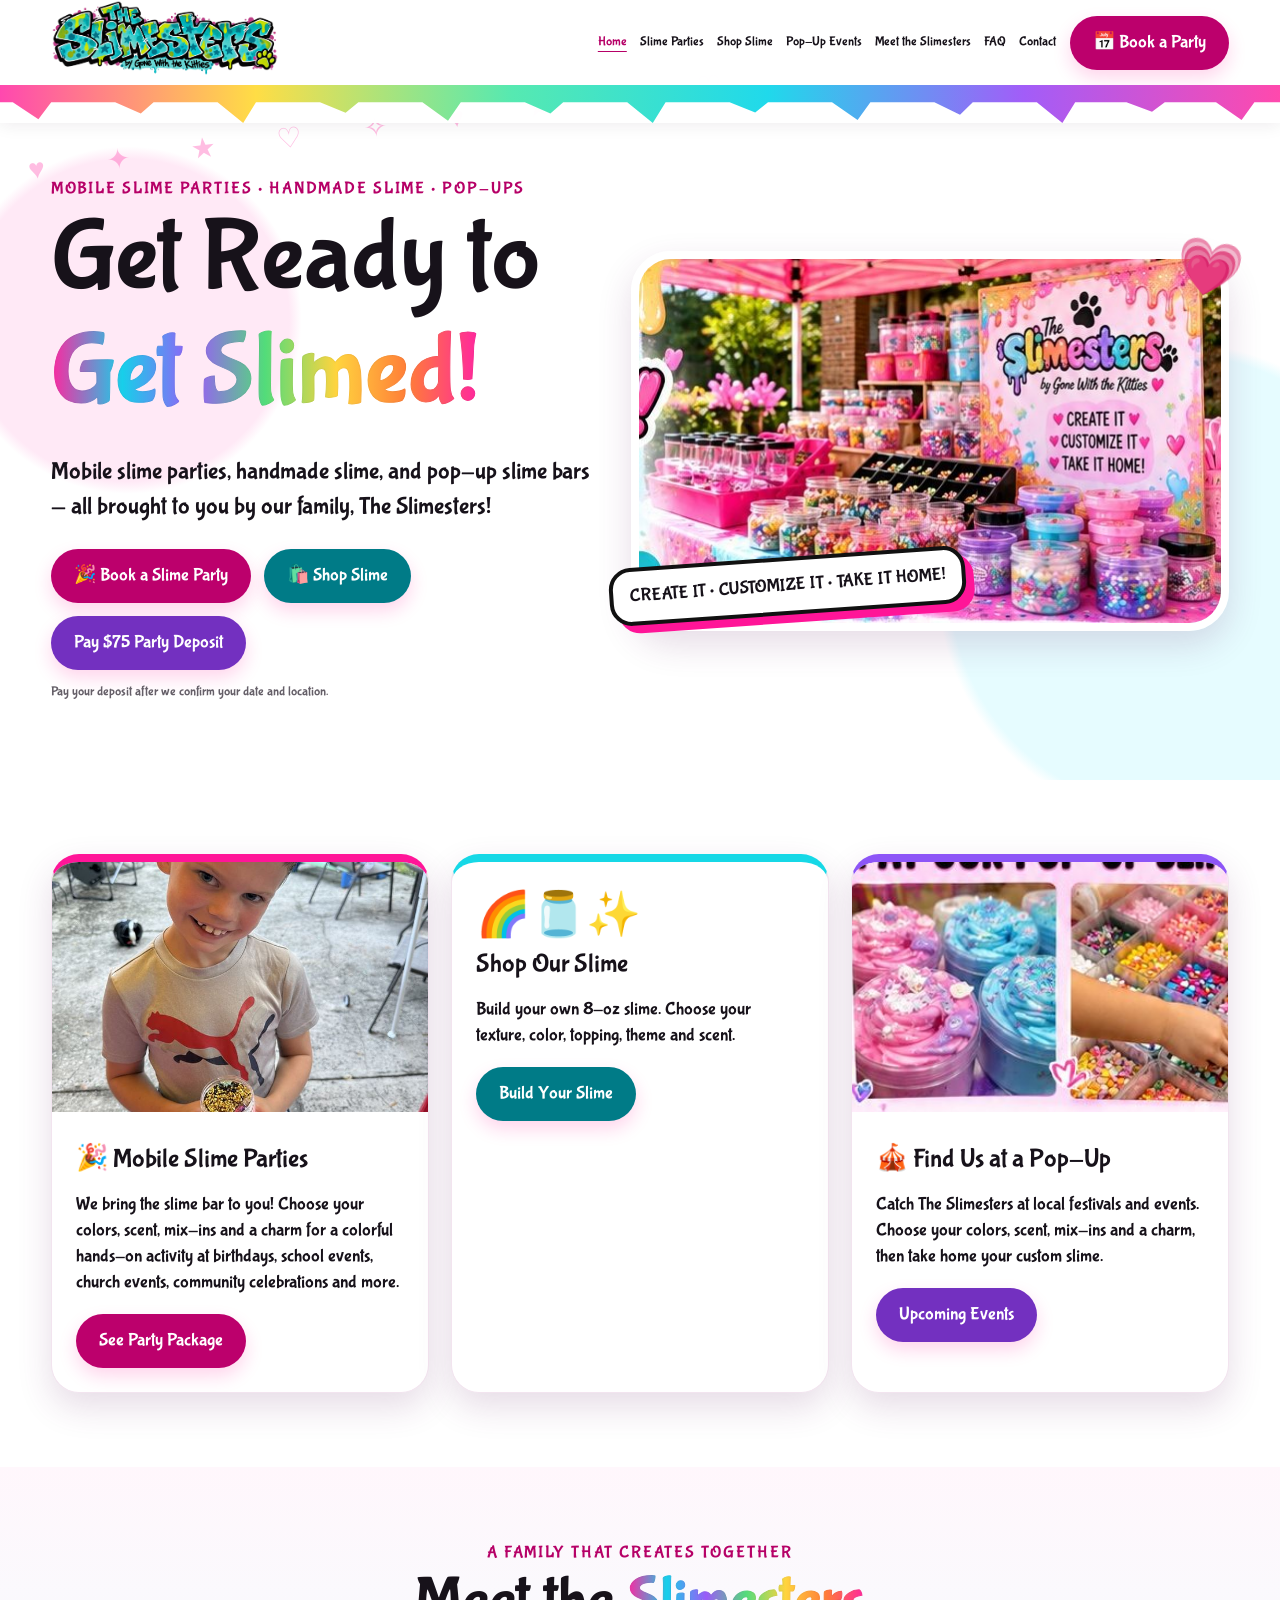
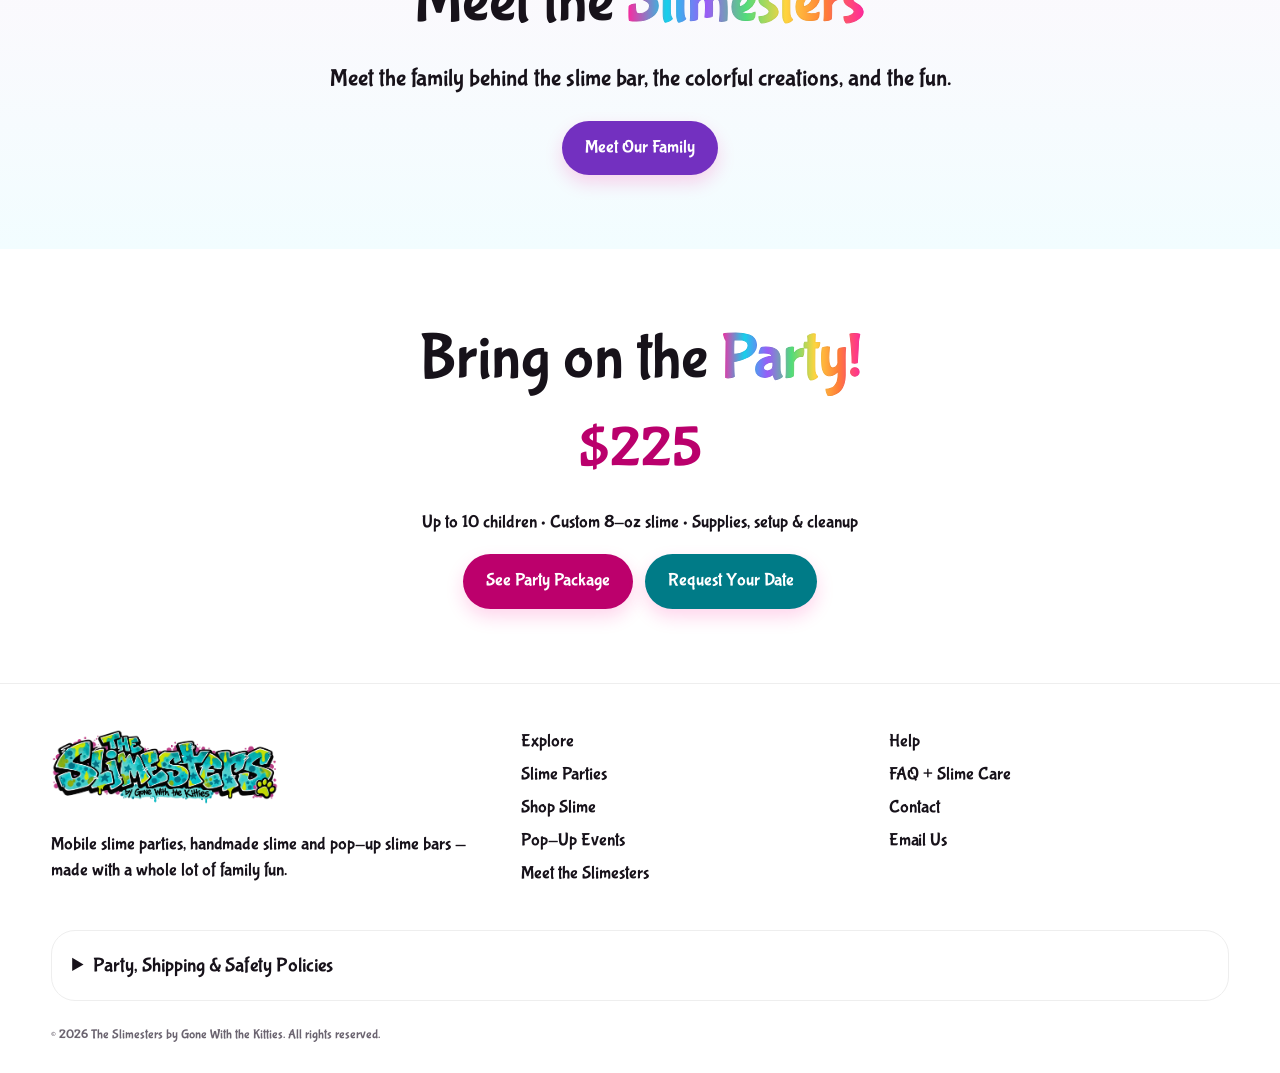
<file: index.html>
<!doctype html>
<html lang="en"><head><meta charset="utf-8"><meta name="viewport" content="width=device-width,initial-scale=1,viewport-fit=cover">
<title>Jacksonville Slime Parties & Mobile Slime Bar | The Slimesters</title>
<meta name="description" content="The Slimesters brings mobile slime parties, birthday fun, and pop-up slime bars to Jacksonville, Florida, and surrounding Northeast Florida communities.">
<link rel="stylesheet" href="assets/styles.css"></head><body>
<a class="skip" href="#main-content">Skip to content</a><header><div class="wrap nav"><a href="index.html"><img decoding="async" class="logo" src="assets/slimesters-graffiti-final.png" alt="The Slimesters by Gone With the Kitties"></a><button class="menu" id="menu" aria-label="Open navigation" aria-controls="navlinks" aria-expanded="false">☰</button><nav class="navlinks" id="navlinks" aria-label="Main navigation"><a href="index.html" aria-current="page">Home</a><a href="parties.html">Slime Parties</a><a href="shop.html">Shop Slime</a><a href="events.html">Pop-Up Events</a><a href="meet-us.html">Meet the Slimesters</a><a href="faq.html">FAQ</a><a href="contact.html">Contact</a></nav><a class="book" href="contact.html">📅 Book a Party</a></div><div class="drips"></div></header>
<main id="main-content"><section class="hero" id="home"><div class="sparkles"></div><div class="wrap hero-grid"><div><div class="kicker">Mobile slime parties • handmade slime • pop-ups</div><h1>Get Ready to<br><span class="rainbow">Get Slimed!</span></h1><p class="lead">Mobile slime parties, handmade slime, and pop-up slime bars — all brought to you by our family, The Slimesters!</p><div class="actions"><a class="btn pinkbtn" href="contact.html">🎉 Book a Slime Party</a><a class="btn aquabtn" href="shop.html">🛍️ Shop Slime</a><a class="btn purplebtn" href="https://square.link/u/dvxkEFSC" target="_blank" rel="noopener noreferrer">Pay $75 Party Deposit</a></div><p class="tiny">Pay your deposit after we confirm your date and location.</p></div><div class="hero-photo"><img decoding="async" src="assets/visual-02.jpg" alt="Colorful Slimesters slime bar"><span class="heartfloat">💗</span><div class="sticker">CREATE IT • CUSTOMIZE IT • TAKE IT HOME!</div></div></div></section><section class="section"><div class="wrap cards3"><article class="card accent1"><img decoding="async" loading="lazy" src="assets/visual-03.jpg" alt="Bryson holding customized slime"><div class="cardbody"><h3>🎉 Mobile Slime Parties</h3><p>We bring the slime bar to you! Choose your colors, scent, mix-ins and a charm for a colorful hands-on activity at birthdays, school events, church events, community celebrations and more.</p><a class="btn pinkbtn" href="parties.html">See Party Package</a></div></article><article class="card accent2"><div class="cardbody"><div class="icon">🌈🫙✨</div><h3>Shop Our Slime</h3><p>Build your own 8-oz slime. Choose your texture, color, topping, theme and scent.</p><a class="btn aquabtn" href="shop.html">Build Your Slime</a></div></article><article class="card accent3"><img decoding="async" loading="lazy" src="assets/visual-04.jpg" alt="Colorful build-your-own slime bar"><div class="cardbody"><h3>🎪 Find Us at a Pop-Up</h3><p>Catch The Slimesters at local festivals and events. Choose your colors, scent, mix-ins and a charm, then take home your custom slime.</p><a class="btn purplebtn" href="events.html">Upcoming Events</a></div></article></div></section><section class="section soft home-teaser"><div class="wrap"><div class="kicker">A family that creates together</div><h2>Meet the <span class="rainbow">Slimesters</span></h2><p class="lead">Meet the family behind the slime bar, the colorful creations, and the fun.</p><a class="btn purplebtn" href="meet-us.html">Meet Our Family</a></div></section><section class="section home-teaser"><div class="wrap"><h2>Bring on the <span class="rainbow">Party!</span></h2><div class="price">$225</div><p>Up to 10 children • Custom 8-oz slime • Supplies, setup & cleanup</p><div class="home-links"><a class="btn pinkbtn" href="parties.html">See Party Package</a><a class="btn aquabtn" href="contact.html">Request Your Date</a></div></div></section></main>
<footer class="footer"><div class="wrap footergrid"><div><img decoding="async" loading="lazy" class="logo" src="assets/slimesters-graffiti-final.png" alt="The Slimesters"><p>Mobile slime parties, handmade slime and pop-up slime bars — made with a whole lot of family fun.</p></div><div><b>Explore</b><a href="parties.html">Slime Parties</a><a href="shop.html">Shop Slime</a><a href="events.html">Pop-Up Events</a><a href="meet-us.html">Meet the Slimesters</a></div><div><b>Help</b><a href="faq.html">FAQ + Slime Care</a><a href="contact.html">Contact</a><a href="mailto:Gonewiththekitties@gmail.com">Email Us</a></div></div><div class="wrap"><details class="policybox"><summary>Party, Shipping & Safety Policies</summary><p><b>Deposit:</b> $75 non-refundable deposit after availability confirmation; it applies toward the party total. Remaining balance is due 7 days before the party.</p><p><b>Rescheduling:</b> With at least 7 days' notice, the deposit may transfer one time to another available date. Cancellations within 7 days are non-refundable because supplies may already be prepared. Severe weather or unsafe travel may be rescheduled without a rescheduling fee.</p><p><b>Safety:</b> Slime is not edible. Ages 4+ with adult supervision. Avoid eyes and mouth, wash hands after play, and keep small charms/add-ins away from children who may put them in their mouths.</p><p><b>Shipping:</b> Shipping is available. Local pickup is available in Northeast Florida.</p></details><div class="legal">© <span id="year"></span> The Slimesters by Gone With the Kitties. All rights reserved.</div></div></footer>
<script src="assets/site.js" defer></script>
</body></html>
</file>
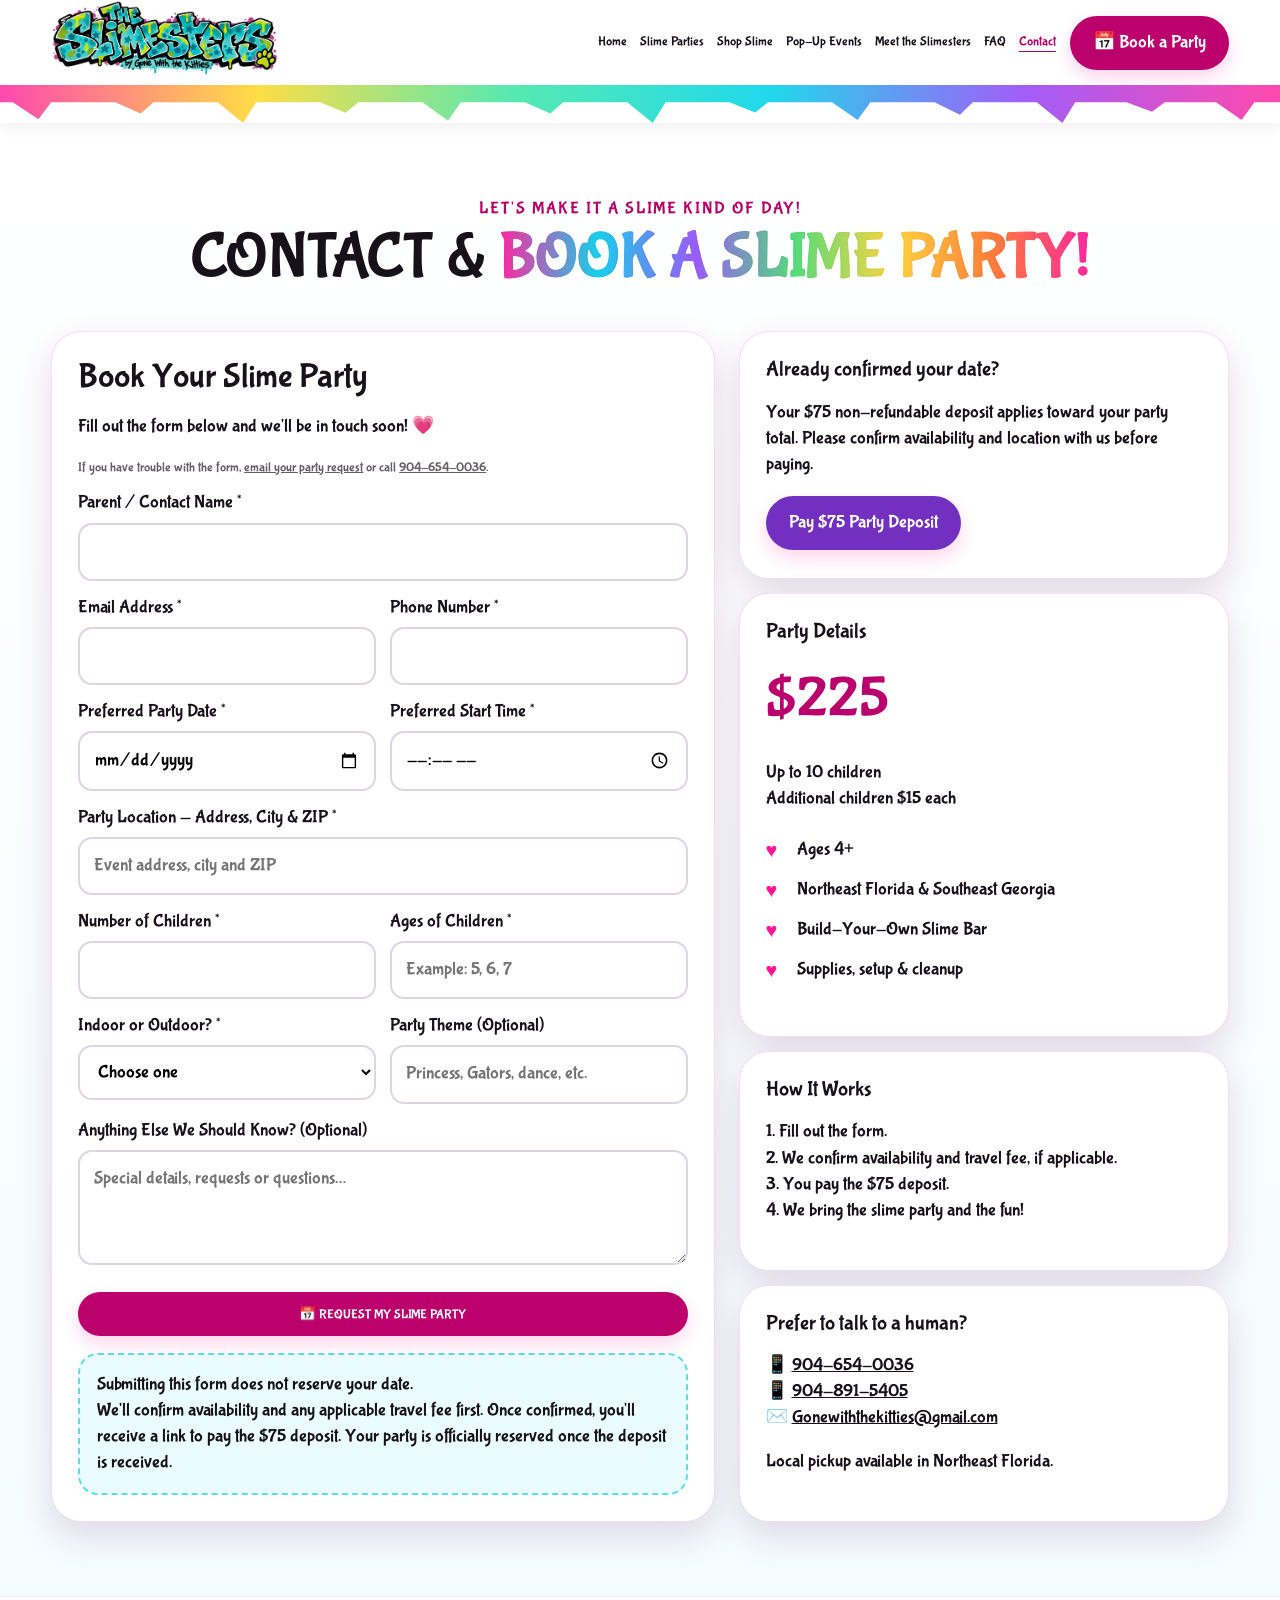
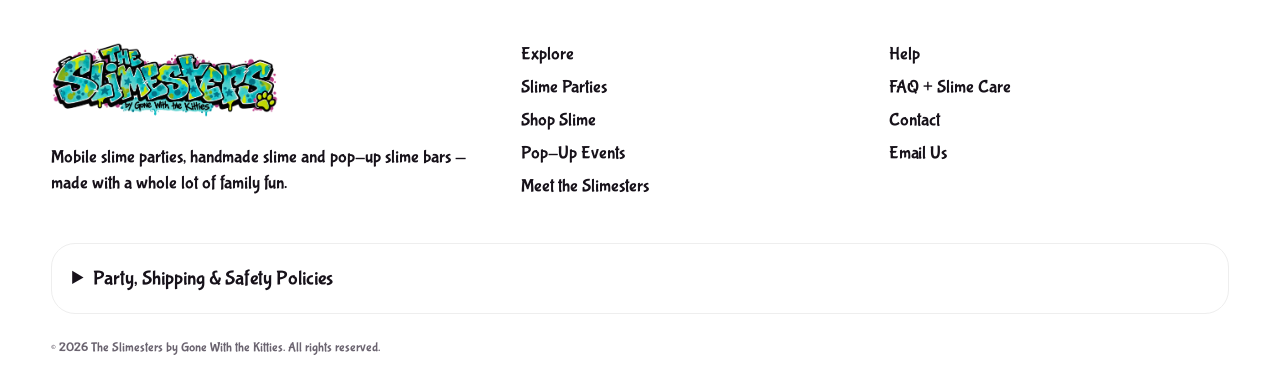
<file: contact.html>
<!doctype html>
<html lang="en"><head><meta charset="utf-8"><meta name="viewport" content="width=device-width,initial-scale=1,viewport-fit=cover">
<title>Contact & Booking | The Slimesters</title>
<meta name="description" content="The Slimesters by Gone With the Kitties — mobile slime parties, build-your-own slime, pop-up slime bars and family fun in Northeast Florida and Southeast Georgia.">
<link rel="stylesheet" href="assets/styles.css"></head><body>
<a class="skip" href="#main-content">Skip to content</a><header><div class="wrap nav"><a href="index.html"><img decoding="async" class="logo" src="assets/slimesters-graffiti-final.png" alt="The Slimesters by Gone With the Kitties"></a><button class="menu" id="menu" aria-label="Open navigation" aria-controls="navlinks" aria-expanded="false">☰</button><nav class="navlinks" id="navlinks" aria-label="Main navigation"><a href="index.html">Home</a><a href="parties.html">Slime Parties</a><a href="shop.html">Shop Slime</a><a href="events.html">Pop-Up Events</a><a href="meet-us.html">Meet the Slimesters</a><a href="faq.html">FAQ</a><a href="contact.html" aria-current="page">Contact</a></nav><a class="book" href="contact.html">📅 Book a Party</a></div><div class="drips"></div></header>
<main id="main-content"><section class="section contact" id="contact"><div class="wrap"><div class="title"><div class="kicker">Let's make it a slime kind of day!</div><h1 class="page-title">CONTACT & <span class="rainbow">BOOK A SLIME PARTY!</span></h1></div><div class="contact-grid"><form class="formcard" action="https://formsubmit.co/Gonewiththekitties@gmail.com" method="POST"><input type="hidden" name="_subject" value="New Slimesters Party Request"><input type="text" name="_honey" tabindex="-1" autocomplete="off" class="honeypot" aria-hidden="true"><input type="hidden" name="_template" value="table"><h3 style="font-size:34px">Book Your Slime Party</h3><p>Fill out the form below and we'll be in touch soon! 💗</p><p class="tiny">If you have trouble with the form, <a href="mailto:Gonewiththekitties@gmail.com?subject=Slimesters%20Party%20Request">email your party request</a> or call <a href="tel:+19046540036">904-654-0036</a>.</p><div class="formgrid"><div class="field full"><label for="booking-1">Parent / Contact Name *</label><input id="booking-1" name="Parent / Contact Name" required autocomplete="name"></div><div class="field"><label for="booking-2">Email Address *</label><input id="booking-2" type="email" name="Email" required autocomplete="email"></div><div class="field"><label for="booking-3">Phone Number *</label><input id="booking-3" type="tel" name="Phone" required autocomplete="tel"></div><div class="field"><label for="booking-4">Preferred Party Date *</label><input id="booking-4" type="date" name="Preferred Party Date" required></div><div class="field"><label for="booking-5">Preferred Start Time *</label><input id="booking-5" type="time" name="Preferred Start Time" required></div><div class="field full"><label for="booking-6">Party Location — Address, City & ZIP *</label><input id="booking-6" name="Party Location" required placeholder="Event address, city and ZIP"></div><div class="field"><label for="booking-7">Number of Children *</label><input id="booking-7" type="number" name="Number of Children" min="1" required></div><div class="field"><label for="booking-8">Ages of Children *</label><input id="booking-8" name="Ages of Children" required placeholder="Example: 5, 6, 7"></div><div class="field"><label for="booking-9">Indoor or Outdoor? *</label><select id="booking-9" name="Indoor or Outdoor" required><option value="">Choose one</option><option>Indoor</option><option>Outdoor</option><option>Not sure yet</option></select></div><div class="field"><label for="booking-10">Party Theme (Optional)</label><input id="booking-10" name="Party Theme" placeholder="Princess, Gators, dance, etc."></div><div class="field full"><label for="booking-11">Anything Else We Should Know? (Optional)</label><textarea id="booking-11" name="Notes" placeholder="Special details, requests or questions…"></textarea></div></div><button class="btn pinkbtn" style="width:100%;margin-top:18px" type="submit">📅 REQUEST MY SLIME PARTY</button><div class="notice" style="margin-top:17px"><b>Submitting this form does not reserve your date.</b><br>We'll confirm availability and any applicable travel fee first. Once confirmed, you'll receive a link to pay the $75 deposit. Your party is officially reserved once the deposit is received.</div></form><aside class="sidecards"><div class="sidecard"><h3>Already confirmed your date?</h3><p>Your $75 non-refundable deposit applies toward your party total. Please confirm availability and location with us before paying.</p><a class="btn purplebtn" href="https://square.link/u/dvxkEFSC" target="_blank" rel="noopener noreferrer">Pay $75 Party Deposit</a></div><div class="sidecard"><h3>Party Details</h3><div class="price">$225</div><p><b>Up to 10 children</b><br>Additional children $15 each</p><ul class="checks"><li>Ages 4+</li><li>Northeast Florida & Southeast Georgia</li><li>Build-Your-Own Slime Bar</li><li>Supplies, setup & cleanup</li></ul></div><div class="sidecard"><h3>How It Works</h3><p><b>1.</b> Fill out the form.<br><b>2.</b> We confirm availability and travel fee, if applicable.<br><b>3.</b> You pay the $75 deposit.<br><b>4.</b> We bring the slime party and the fun!</p></div><div class="sidecard"><h3>Prefer to talk to a human?</h3><p>📱 <a href="tel:+19046540036"><b>904-654-0036</b></a><br>📱 <a href="tel:+19048915405"><b>904-891-5405</b></a><br>✉️ <a href="mailto:Gonewiththekitties@gmail.com"><b>Gonewiththekitties@gmail.com</b></a></p><p>Local pickup available in Northeast Florida.</p></div></aside></div></div></section></main>
<footer class="footer"><div class="wrap footergrid"><div><img decoding="async" loading="lazy" class="logo" src="assets/slimesters-graffiti-final.png" alt="The Slimesters"><p>Mobile slime parties, handmade slime and pop-up slime bars — made with a whole lot of family fun.</p></div><div><b>Explore</b><a href="parties.html">Slime Parties</a><a href="shop.html">Shop Slime</a><a href="events.html">Pop-Up Events</a><a href="meet-us.html">Meet the Slimesters</a></div><div><b>Help</b><a href="faq.html">FAQ + Slime Care</a><a href="contact.html">Contact</a><a href="mailto:Gonewiththekitties@gmail.com">Email Us</a></div></div><div class="wrap"><details class="policybox"><summary>Party, Shipping & Safety Policies</summary><p><b>Deposit:</b> $75 non-refundable deposit after availability confirmation; it applies toward the party total. Remaining balance is due 7 days before the party.</p><p><b>Rescheduling:</b> With at least 7 days' notice, the deposit may transfer one time to another available date. Cancellations within 7 days are non-refundable because supplies may already be prepared. Severe weather or unsafe travel may be rescheduled without a rescheduling fee.</p><p><b>Safety:</b> Slime is not edible. Ages 4+ with adult supervision. Avoid eyes and mouth, wash hands after play, and keep small charms/add-ins away from children who may put them in their mouths.</p><p><b>Shipping:</b> Shipping is available. Local pickup is available in Northeast Florida.</p></details><div class="legal">© <span id="year"></span> The Slimesters by Gone With the Kitties. All rights reserved.</div></div></footer>
<script src="assets/site.js" defer></script>
</body></html>
</file>
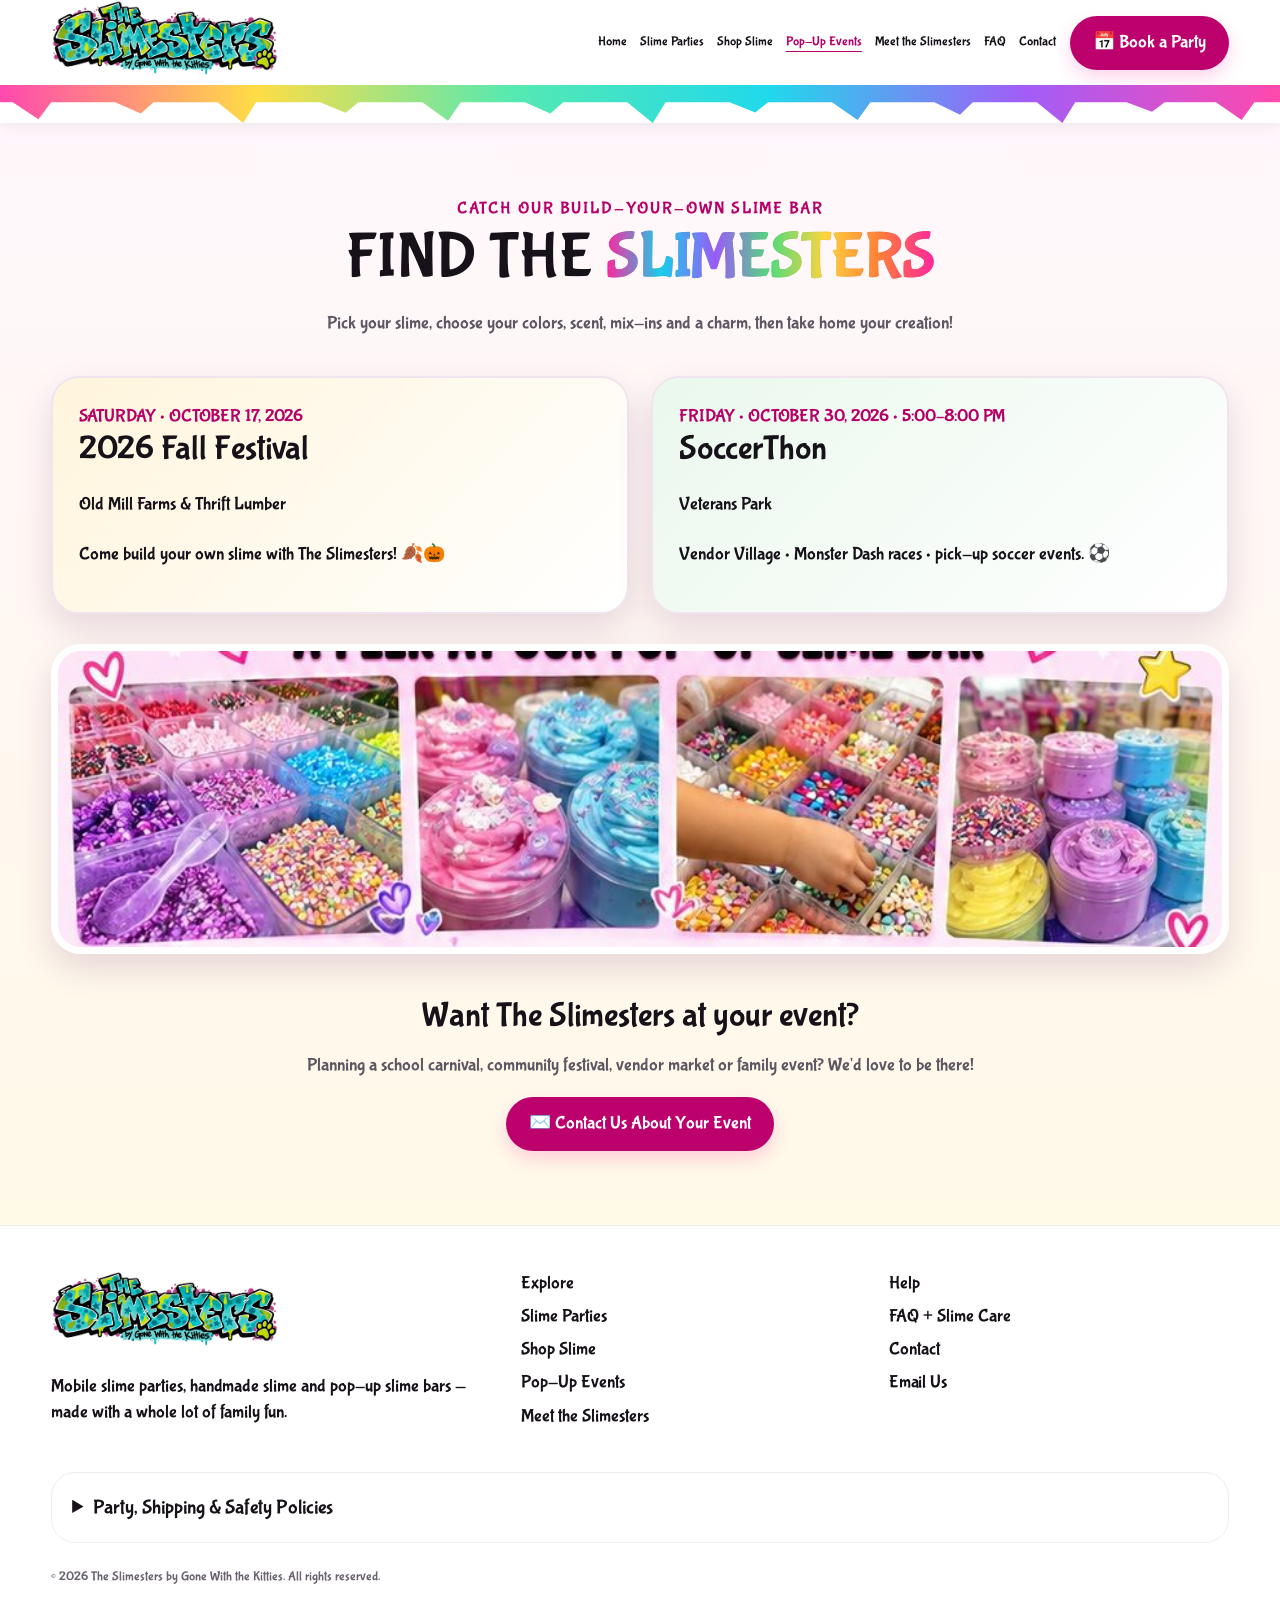
<file: events.html>
<!doctype html>
<html lang="en"><head><meta charset="utf-8"><meta name="viewport" content="width=device-width,initial-scale=1,viewport-fit=cover">
<title>Pop-Up Events | The Slimesters</title>
<meta name="description" content="The Slimesters by Gone With the Kitties — mobile slime parties, build-your-own slime, pop-up slime bars and family fun in Northeast Florida and Southeast Georgia.">
<link rel="stylesheet" href="assets/styles.css"></head><body>
<a class="skip" href="#main-content">Skip to content</a><header><div class="wrap nav"><a href="index.html"><img decoding="async" class="logo" src="assets/slimesters-graffiti-final.png" alt="The Slimesters by Gone With the Kitties"></a><button class="menu" id="menu" aria-label="Open navigation" aria-controls="navlinks" aria-expanded="false">☰</button><nav class="navlinks" id="navlinks" aria-label="Main navigation"><a href="index.html">Home</a><a href="parties.html">Slime Parties</a><a href="shop.html">Shop Slime</a><a href="events.html" aria-current="page">Pop-Up Events</a><a href="meet-us.html">Meet the Slimesters</a><a href="faq.html">FAQ</a><a href="contact.html">Contact</a></nav><a class="book" href="contact.html">📅 Book a Party</a></div><div class="drips"></div></header>
<main id="main-content"><section class="section events" id="events"><div class="wrap"><div class="title"><div class="kicker">Catch our Build-Your-Own Slime Bar</div><h1 class="page-title">FIND THE <span class="rainbow">SLIMESTERS</span></h1><p>Pick your slime, choose your colors, scent, mix-ins and a charm, then take home your creation!</p></div><div class="events-grid"><article class="event fall"><div class="date">Saturday • October 17, 2026</div><h3>2026 Fall Festival</h3><h4>Old Mill Farms & Thrift Lumber</h4><p>Come build your own slime with The Slimesters! 🍂🎃</p></article><article class="event soccer"><div class="date">Friday • October 30, 2026 • 5:00–8:00 PM</div><h3>SoccerThon</h3><h4>Veterans Park</h4><p>Vendor Village • Monster Dash races • pick-up soccer events. ⚽</p></article></div><img decoding="async" loading="lazy" class="popup-img" src="assets/visual-04.jpg" alt="A peek at a colorful pop-up slime bar"><div class="title" style="margin-top:34px;margin-bottom:0"><h3 style="font-size:34px">Want The Slimesters at your event?</h3><p>Planning a school carnival, community festival, vendor market or family event? We'd love to be there!</p><a class="btn pinkbtn" href="contact.html">✉️ Contact Us About Your Event</a></div></div></section></main>
<footer class="footer"><div class="wrap footergrid"><div><img decoding="async" loading="lazy" class="logo" src="assets/slimesters-graffiti-final.png" alt="The Slimesters"><p>Mobile slime parties, handmade slime and pop-up slime bars — made with a whole lot of family fun.</p></div><div><b>Explore</b><a href="parties.html">Slime Parties</a><a href="shop.html">Shop Slime</a><a href="events.html">Pop-Up Events</a><a href="meet-us.html">Meet the Slimesters</a></div><div><b>Help</b><a href="faq.html">FAQ + Slime Care</a><a href="contact.html">Contact</a><a href="mailto:Gonewiththekitties@gmail.com">Email Us</a></div></div><div class="wrap"><details class="policybox"><summary>Party, Shipping & Safety Policies</summary><p><b>Deposit:</b> $75 non-refundable deposit after availability confirmation; it applies toward the party total. Remaining balance is due 7 days before the party.</p><p><b>Rescheduling:</b> With at least 7 days' notice, the deposit may transfer one time to another available date. Cancellations within 7 days are non-refundable because supplies may already be prepared. Severe weather or unsafe travel may be rescheduled without a rescheduling fee.</p><p><b>Safety:</b> Slime is not edible. Ages 4+ with adult supervision. Avoid eyes and mouth, wash hands after play, and keep small charms/add-ins away from children who may put them in their mouths.</p><p><b>Shipping:</b> Shipping is available. Local pickup is available in Northeast Florida.</p></details><div class="legal">© <span id="year"></span> The Slimesters by Gone With the Kitties. All rights reserved.</div></div></footer>
<script src="assets/site.js" defer></script>
</body></html>
</file>
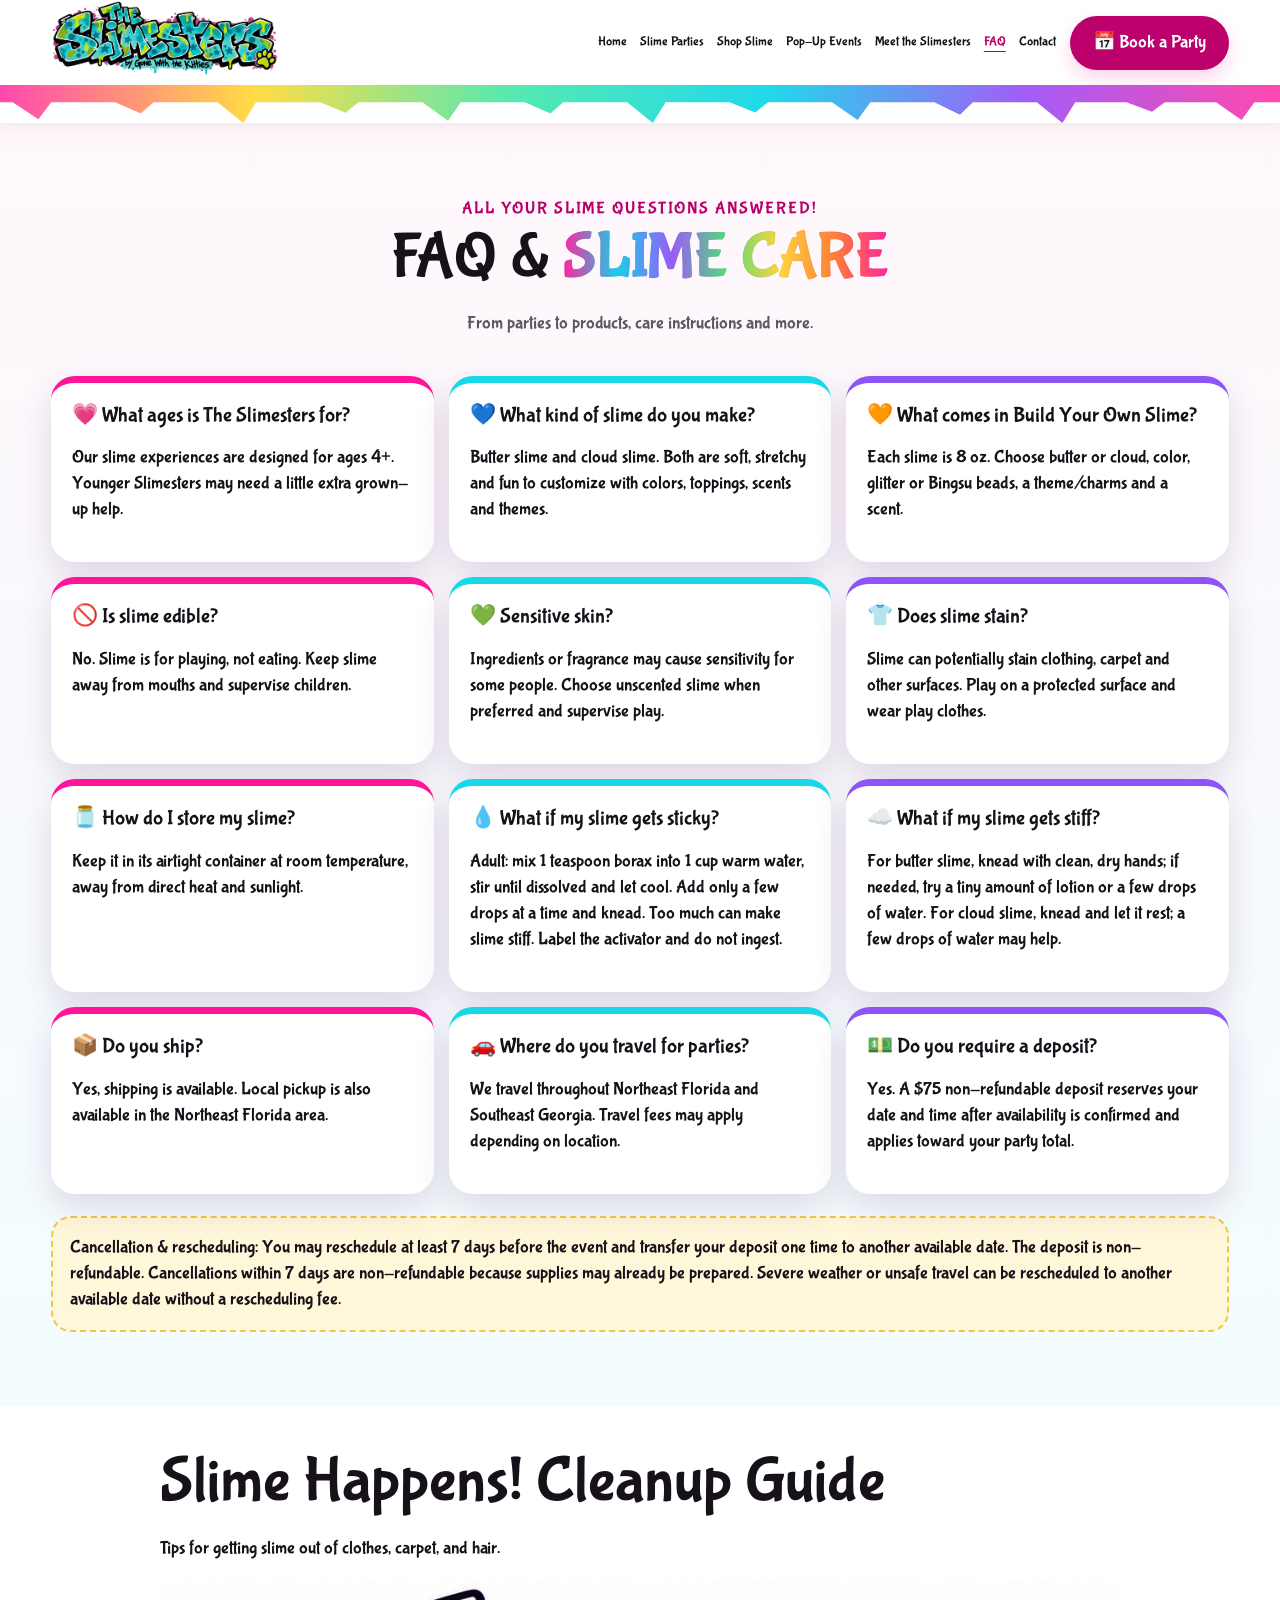
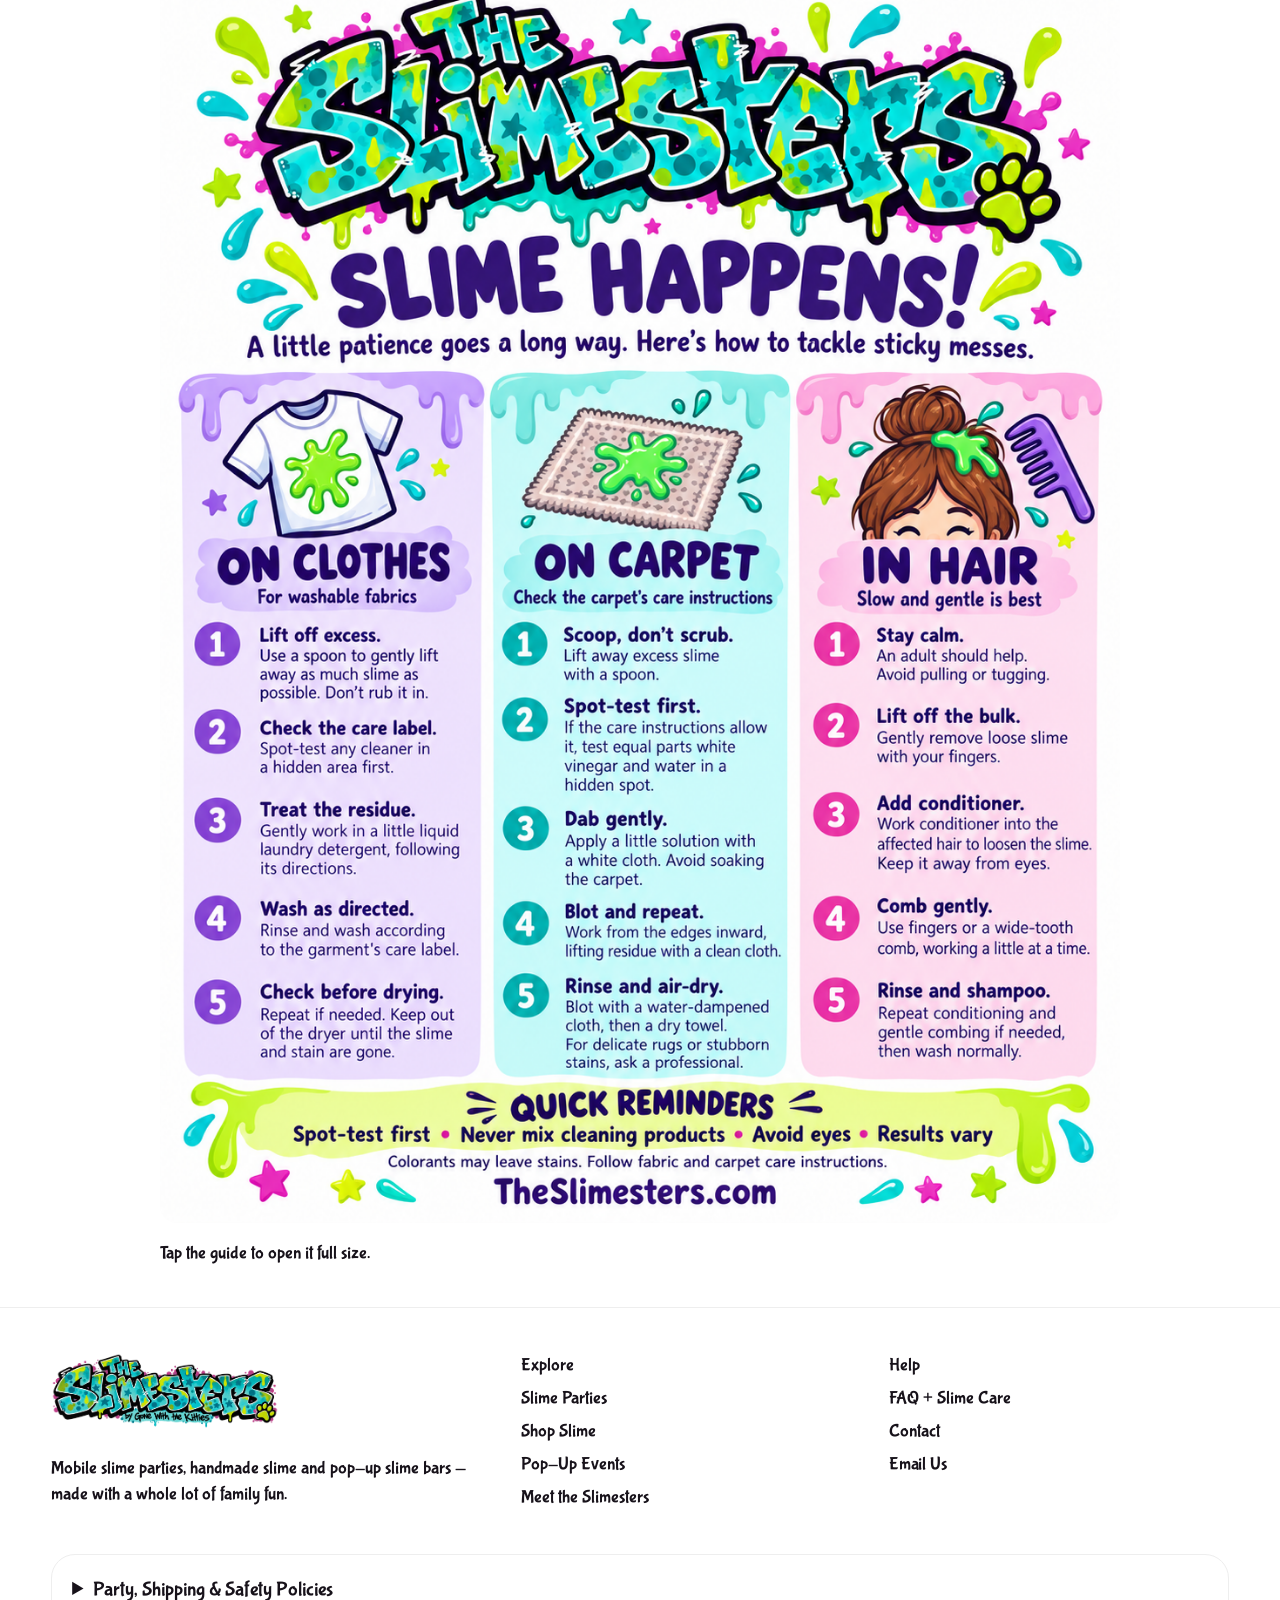
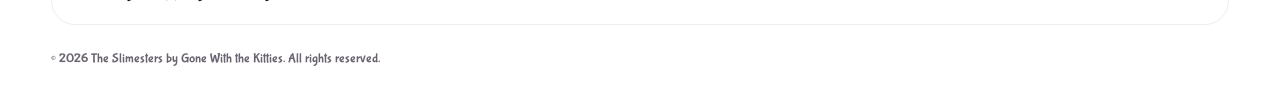
<file: faq.html>
<!doctype html>
<html lang="en"><head><meta charset="utf-8"><meta name="viewport" content="width=device-width,initial-scale=1,viewport-fit=cover">
<title>FAQ & Slime Care | The Slimesters</title>
<meta name="description" content="The Slimesters by Gone With the Kitties — mobile slime parties, build-your-own slime, pop-up slime bars and family fun in Northeast Florida and Southeast Georgia.">
<link rel="stylesheet" href="assets/styles.css"></head><body>
<a class="skip" href="#main-content">Skip to content</a><header><div class="wrap nav"><a href="index.html"><img decoding="async" class="logo" src="assets/slimesters-graffiti-final.png" alt="The Slimesters by Gone With the Kitties"></a><button class="menu" id="menu" aria-label="Open navigation" aria-controls="navlinks" aria-expanded="false">☰</button><nav class="navlinks" id="navlinks" aria-label="Main navigation"><a href="index.html">Home</a><a href="parties.html">Slime Parties</a><a href="shop.html">Shop Slime</a><a href="events.html">Pop-Up Events</a><a href="meet-us.html">Meet the Slimesters</a><a href="faq.html" aria-current="page">FAQ</a><a href="contact.html">Contact</a></nav><a class="book" href="contact.html">📅 Book a Party</a></div><div class="drips"></div></header>
<main id="main-content"><section class="section soft" id="faq"><div class="wrap"><div class="title"><div class="kicker">All your slime questions answered!</div><h1 class="page-title">FAQ & <span class="rainbow">SLIME CARE</span></h1><p>From parties to products, care instructions and more.</p></div><div class="faqs"><article class="faq"><h3>💗 What ages is The Slimesters for?</h3><p>Our slime experiences are designed for <b>ages 4+</b>. Younger Slimesters may need a little extra grown-up help.</p></article><article class="faq"><h3>💙 What kind of slime do you make?</h3><p>Butter slime and cloud slime. Both are soft, stretchy and fun to customize with colors, toppings, scents and themes.</p></article><article class="faq"><h3>🧡 What comes in Build Your Own Slime?</h3><p>Each slime is <b>8 oz</b>. Choose butter or cloud, color, glitter or Bingsu beads, a theme/charms and a scent.</p></article><article class="faq"><h3>🚫 Is slime edible?</h3><p><b>No.</b> Slime is for playing, not eating. Keep slime away from mouths and supervise children.</p></article><article class="faq"><h3>💚 Sensitive skin?</h3><p>Ingredients or fragrance may cause sensitivity for some people. Choose unscented slime when preferred and supervise play.</p></article><article class="faq"><h3>👕 Does slime stain?</h3><p>Slime can potentially stain clothing, carpet and other surfaces. Play on a protected surface and wear play clothes.</p></article><article class="faq"><h3>🫙 How do I store my slime?</h3><p>Keep it in its airtight container at room temperature, away from direct heat and sunlight.</p></article><article class="faq"><h3>💧 What if my slime gets sticky?</h3><p>Adult: mix <b>1 teaspoon borax into 1 cup warm water</b>, stir until dissolved and let cool. Add only a few drops at a time and knead. Too much can make slime stiff. Label the activator and do not ingest.</p></article><article class="faq"><h3>☁️ What if my slime gets stiff?</h3><p>For butter slime, knead with clean, dry hands; if needed, try a tiny amount of lotion or a few drops of water. For cloud slime, knead and let it rest; a few drops of water may help.</p></article><article class="faq"><h3>📦 Do you ship?</h3><p>Yes, shipping is available. Local pickup is also available in the Northeast Florida area.</p></article><article class="faq"><h3>🚗 Where do you travel for parties?</h3><p>We travel throughout <b>Northeast Florida and Southeast Georgia</b>. Travel fees may apply depending on location.</p></article><article class="faq"><h3>💵 Do you require a deposit?</h3><p>Yes. A <b>$75 non-refundable deposit</b> reserves your date and time after availability is confirmed and applies toward your party total.</p></article></div><div class="notice warn" style="margin-top:22px"><b>Cancellation & rescheduling:</b> You may reschedule at least 7 days before the event and transfer your deposit one time to another available date. The deposit is non-refundable. Cancellations within 7 days are non-refundable because supplies may already be prepared. Severe weather or unsafe travel can be rescheduled to another available date without a rescheduling fee.</div></div></section><section style="max-width:1000px;margin:40px auto;padding:0 20px;">
  <h2>Slime Happens! Cleanup Guide</h2>
  <p>Tips for getting slime out of clothes, carpet, and hair.</p>

  <a
    href="assets/BE90CB82-0FCF-4E74-86B1-70FA94F20B52.png"
    target="_blank"
    rel="noopener"
  >
    <img
      src="assets/BE90CB82-0FCF-4E74-86B1-70FA94F20B52.png"
      alt="The Slimesters cleanup guide with instructions for clothes, carpet, and hair."
      loading="lazy"
      style="display:block;width:100%;height:auto;border-radius:18px;"
    >
  </a>

  <p>Tap the guide to open it full size.</p>
</section></main>
<footer class="footer"><div class="wrap footergrid"><div><img decoding="async" loading="lazy" class="logo" src="assets/slimesters-graffiti-final.png" alt="The Slimesters"><p>Mobile slime parties, handmade slime and pop-up slime bars — made with a whole lot of family fun.</p></div><div><b>Explore</b><a href="parties.html">Slime Parties</a><a href="shop.html">Shop Slime</a><a href="events.html">Pop-Up Events</a><a href="meet-us.html">Meet the Slimesters</a></div><div><b>Help</b><a href="faq.html">FAQ + Slime Care</a><a href="contact.html">Contact</a><a href="mailto:Gonewiththekitties@gmail.com">Email Us</a></div></div><div class="wrap"><details class="policybox"><summary>Party, Shipping & Safety Policies</summary><p><b>Deposit:</b> $75 non-refundable deposit after availability confirmation; it applies toward the party total. Remaining balance is due 7 days before the party.</p><p><b>Rescheduling:</b> With at least 7 days' notice, the deposit may transfer one time to another available date. Cancellations within 7 days are non-refundable because supplies may already be prepared. Severe weather or unsafe travel may be rescheduled without a rescheduling fee.</p><p><b>Safety:</b> Slime is not edible. Ages 4+ with adult supervision. Avoid eyes and mouth, wash hands after play, and keep small charms/add-ins away from children who may put them in their mouths.</p><p><b>Shipping:</b> Shipping is available. Local pickup is available in Northeast Florida.</p></details><div class="legal">© <span id="year"></span> The Slimesters by Gone With the Kitties. All rights reserved.</div></div></footer>
<script src="assets/site.js" defer></script>
</body></html>
</file>
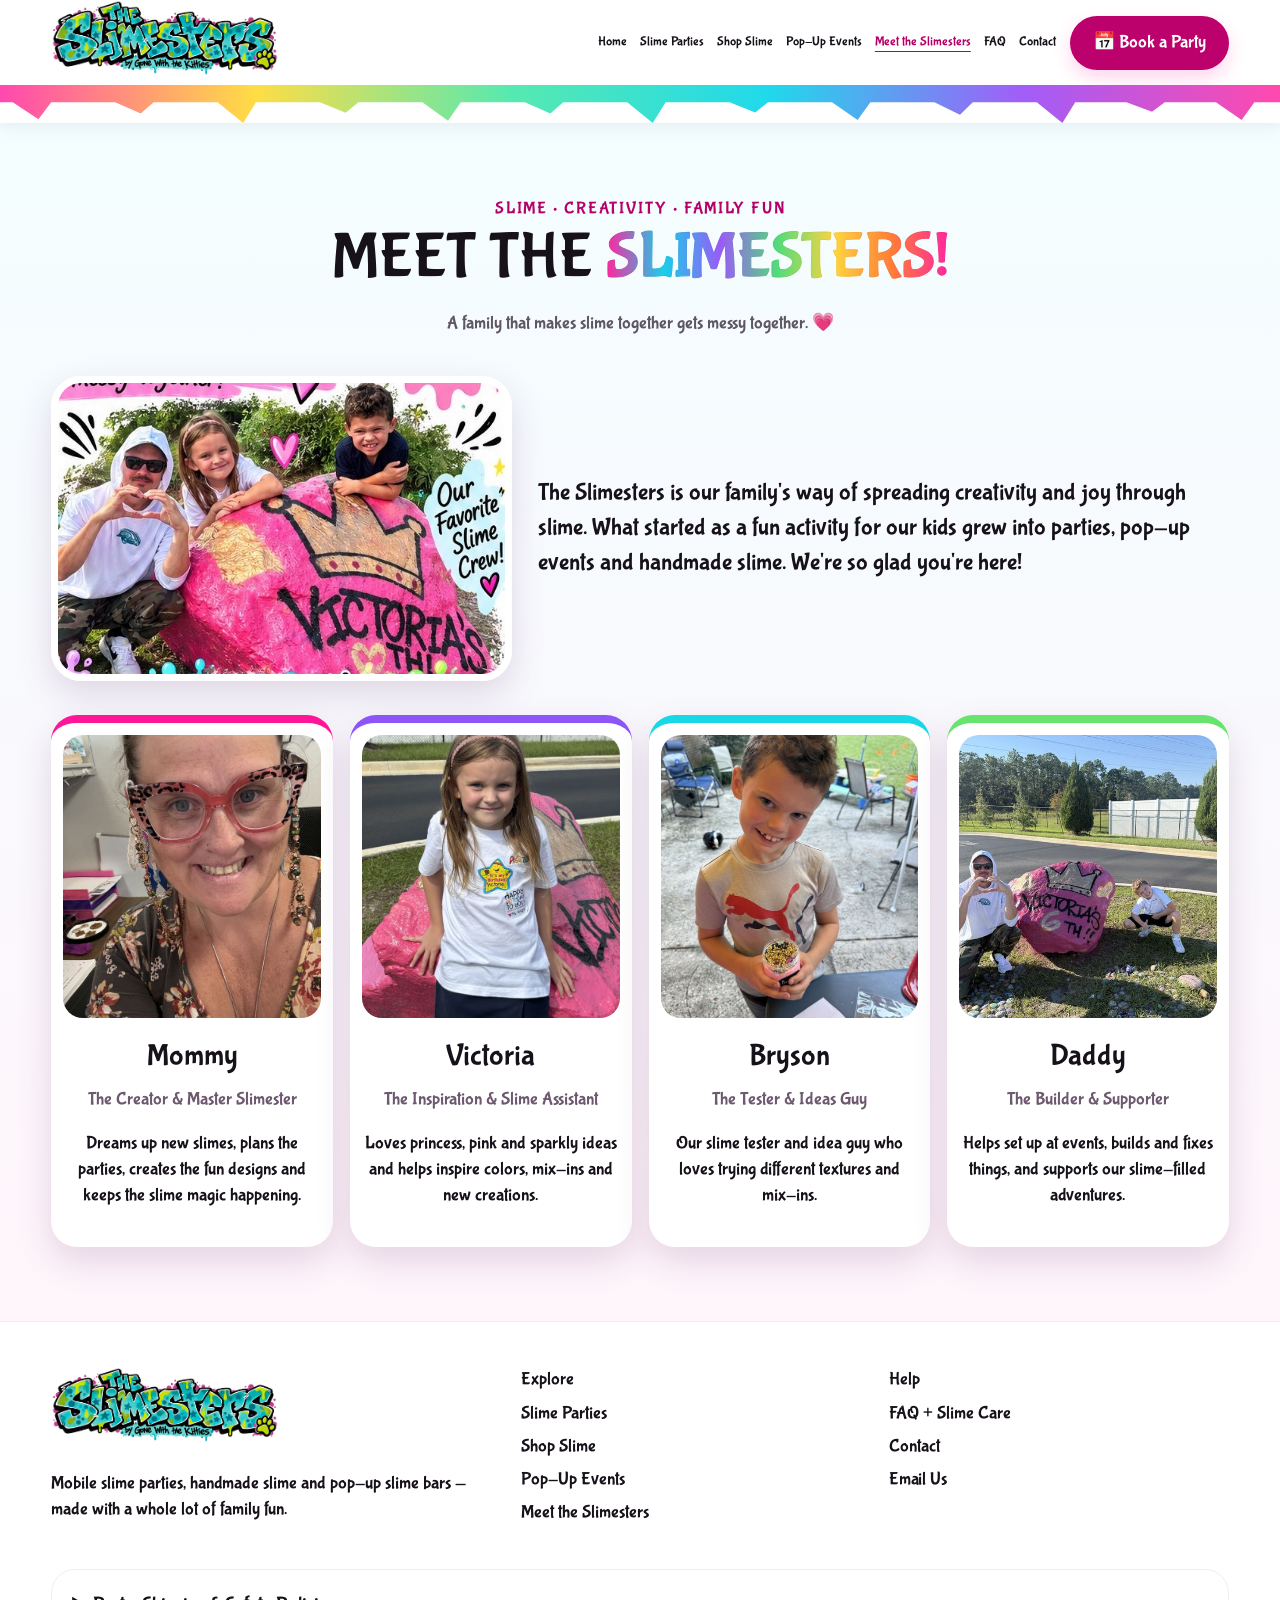
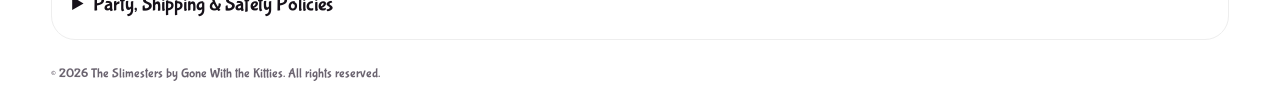
<file: meet-us.html>
<!doctype html>
<html lang="en"><head><meta charset="utf-8"><meta name="viewport" content="width=device-width,initial-scale=1,viewport-fit=cover">
<title>Meet the Slimesters | The Slimesters</title>
<meta name="description" content="The Slimesters by Gone With the Kitties — mobile slime parties, build-your-own slime, pop-up slime bars and family fun in Northeast Florida and Southeast Georgia.">
<link rel="stylesheet" href="assets/styles.css"></head><body>
<a class="skip" href="#main-content">Skip to content</a><header><div class="wrap nav"><a href="index.html"><img decoding="async" class="logo" src="assets/slimesters-graffiti-final.png" alt="The Slimesters by Gone With the Kitties"></a><button class="menu" id="menu" aria-label="Open navigation" aria-controls="navlinks" aria-expanded="false">☰</button><nav class="navlinks" id="navlinks" aria-label="Main navigation"><a href="index.html">Home</a><a href="parties.html">Slime Parties</a><a href="shop.html">Shop Slime</a><a href="events.html">Pop-Up Events</a><a href="meet-us.html" aria-current="page">Meet the Slimesters</a><a href="faq.html">FAQ</a><a href="contact.html">Contact</a></nav><a class="book" href="contact.html">📅 Book a Party</a></div><div class="drips"></div></header>
<main id="main-content"><section class="section family" id="family"><div class="wrap"><div class="title"><div class="kicker">Slime • Creativity • Family Fun</div><h1 class="page-title">MEET THE <span class="rainbow">SLIMESTERS!</span></h1><p>A family that makes slime together gets messy together. 💗</p></div><div class="family-intro"><img decoding="async" loading="lazy" src="assets/visual-06.jpg" alt="The Slimesters family"><p class="lead">The Slimesters is our family's way of spreading creativity and joy through slime. What started as a fun activity for our kids grew into parties, pop-up events and handmade slime. We're so glad you're here!</p></div><div class="family-grid"><article class="person"><img decoding="async" loading="lazy" src="assets/visual-07.jpg" alt="Mommy"><h3>Mommy</h3><div class="role">The Creator & Master Slimester</div><p>Dreams up new slimes, plans the parties, creates the fun designs and keeps the slime magic happening.</p></article><article class="person"><img decoding="async" loading="lazy" src="assets/visual-08.jpg" alt="Victoria"><h3>Victoria</h3><div class="role">The Inspiration & Slime Assistant</div><p>Loves princess, pink and sparkly ideas and helps inspire colors, mix-ins and new creations.</p></article><article class="person"><img decoding="async" loading="lazy" src="assets/visual-03.jpg" alt="Bryson"><h3>Bryson</h3><div class="role">The Tester & Ideas Guy</div><p>Our slime tester and idea guy who loves trying different textures and mix-ins.</p></article><article class="person"><img decoding="async" loading="lazy" src="assets/visual-09.jpg" alt="Daddy"><h3>Daddy</h3><div class="role">The Builder & Supporter</div><p>Helps set up at events, builds and fixes things, and supports our slime-filled adventures.</p></article></div></div></section></main>
<footer class="footer"><div class="wrap footergrid"><div><img decoding="async" loading="lazy" class="logo" src="assets/slimesters-graffiti-final.png" alt="The Slimesters"><p>Mobile slime parties, handmade slime and pop-up slime bars — made with a whole lot of family fun.</p></div><div><b>Explore</b><a href="parties.html">Slime Parties</a><a href="shop.html">Shop Slime</a><a href="events.html">Pop-Up Events</a><a href="meet-us.html">Meet the Slimesters</a></div><div><b>Help</b><a href="faq.html">FAQ + Slime Care</a><a href="contact.html">Contact</a><a href="mailto:Gonewiththekitties@gmail.com">Email Us</a></div></div><div class="wrap"><details class="policybox"><summary>Party, Shipping & Safety Policies</summary><p><b>Deposit:</b> $75 non-refundable deposit after availability confirmation; it applies toward the party total. Remaining balance is due 7 days before the party.</p><p><b>Rescheduling:</b> With at least 7 days' notice, the deposit may transfer one time to another available date. Cancellations within 7 days are non-refundable because supplies may already be prepared. Severe weather or unsafe travel may be rescheduled without a rescheduling fee.</p><p><b>Safety:</b> Slime is not edible. Ages 4+ with adult supervision. Avoid eyes and mouth, wash hands after play, and keep small charms/add-ins away from children who may put them in their mouths.</p><p><b>Shipping:</b> Shipping is available. Local pickup is available in Northeast Florida.</p></details><div class="legal">© <span id="year"></span> The Slimesters by Gone With the Kitties. All rights reserved.</div></div></footer>
<script src="assets/site.js" defer></script>
</body></html>
</file>
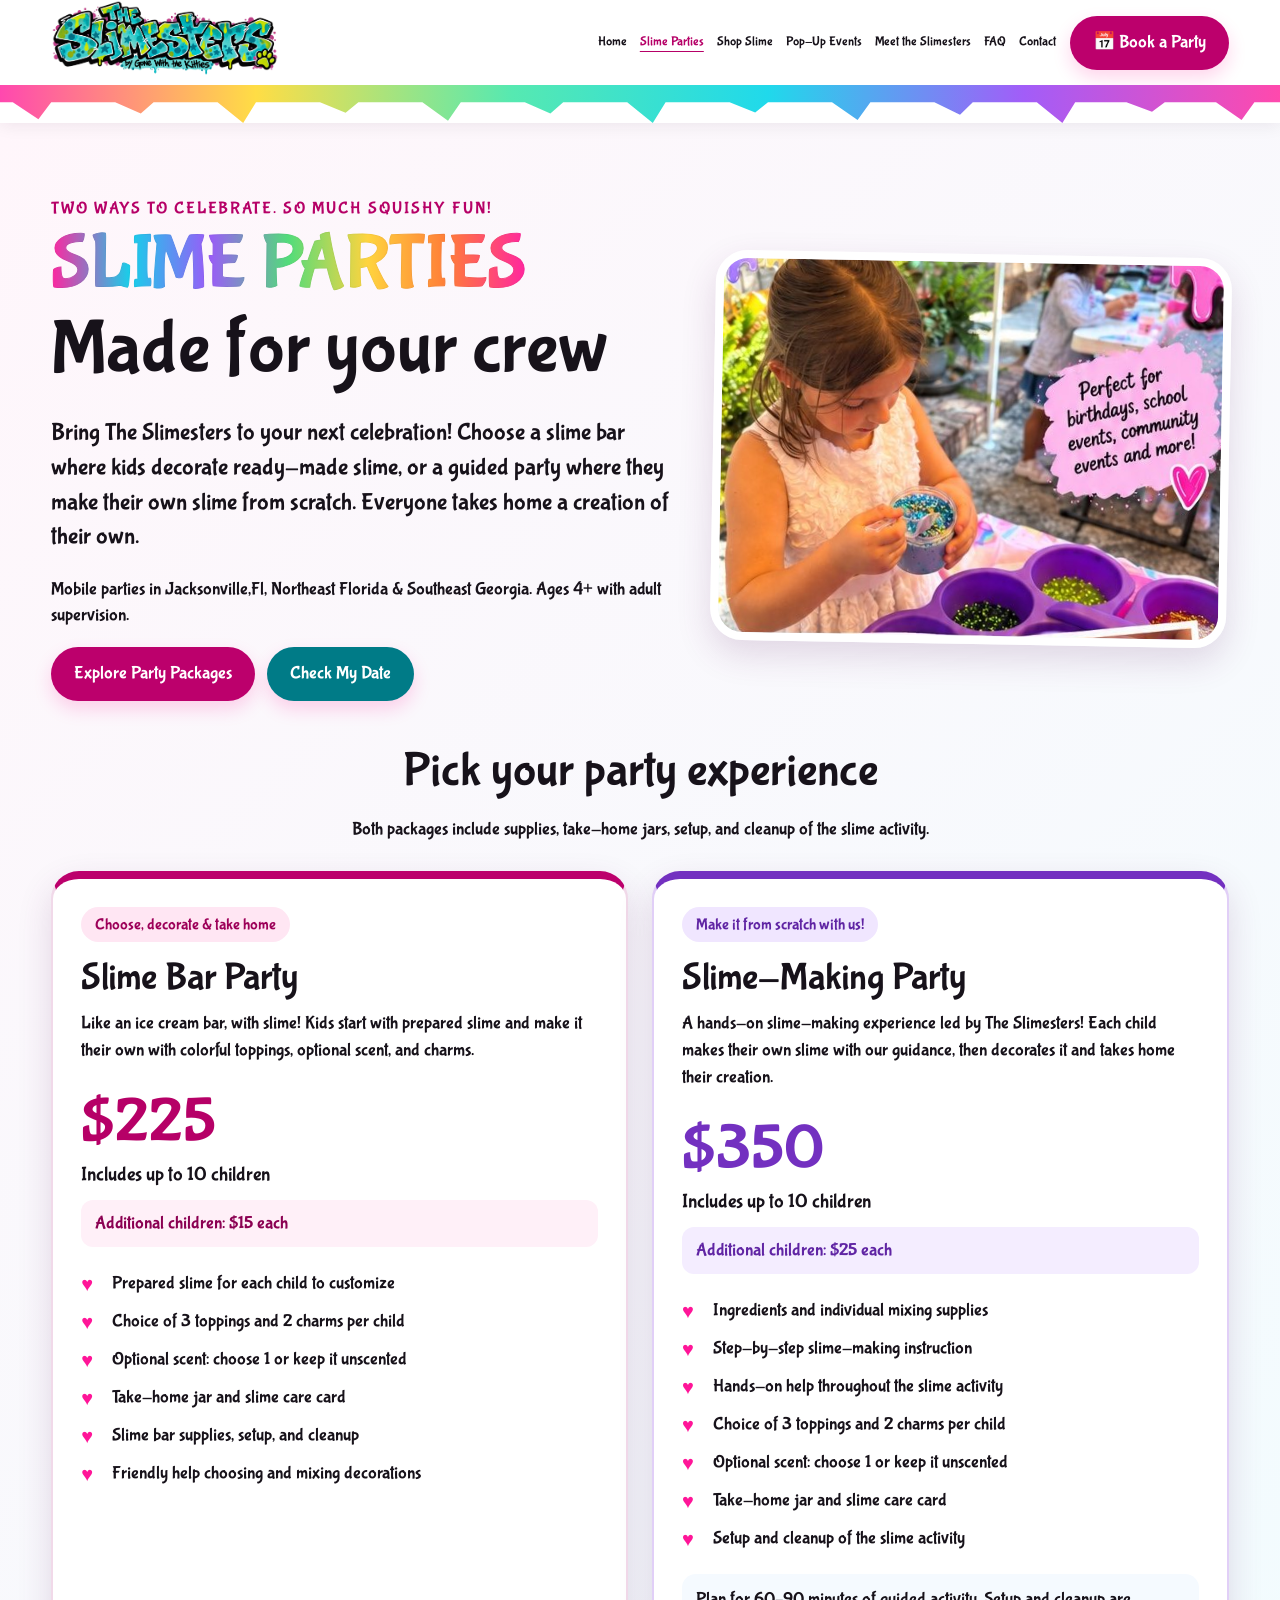
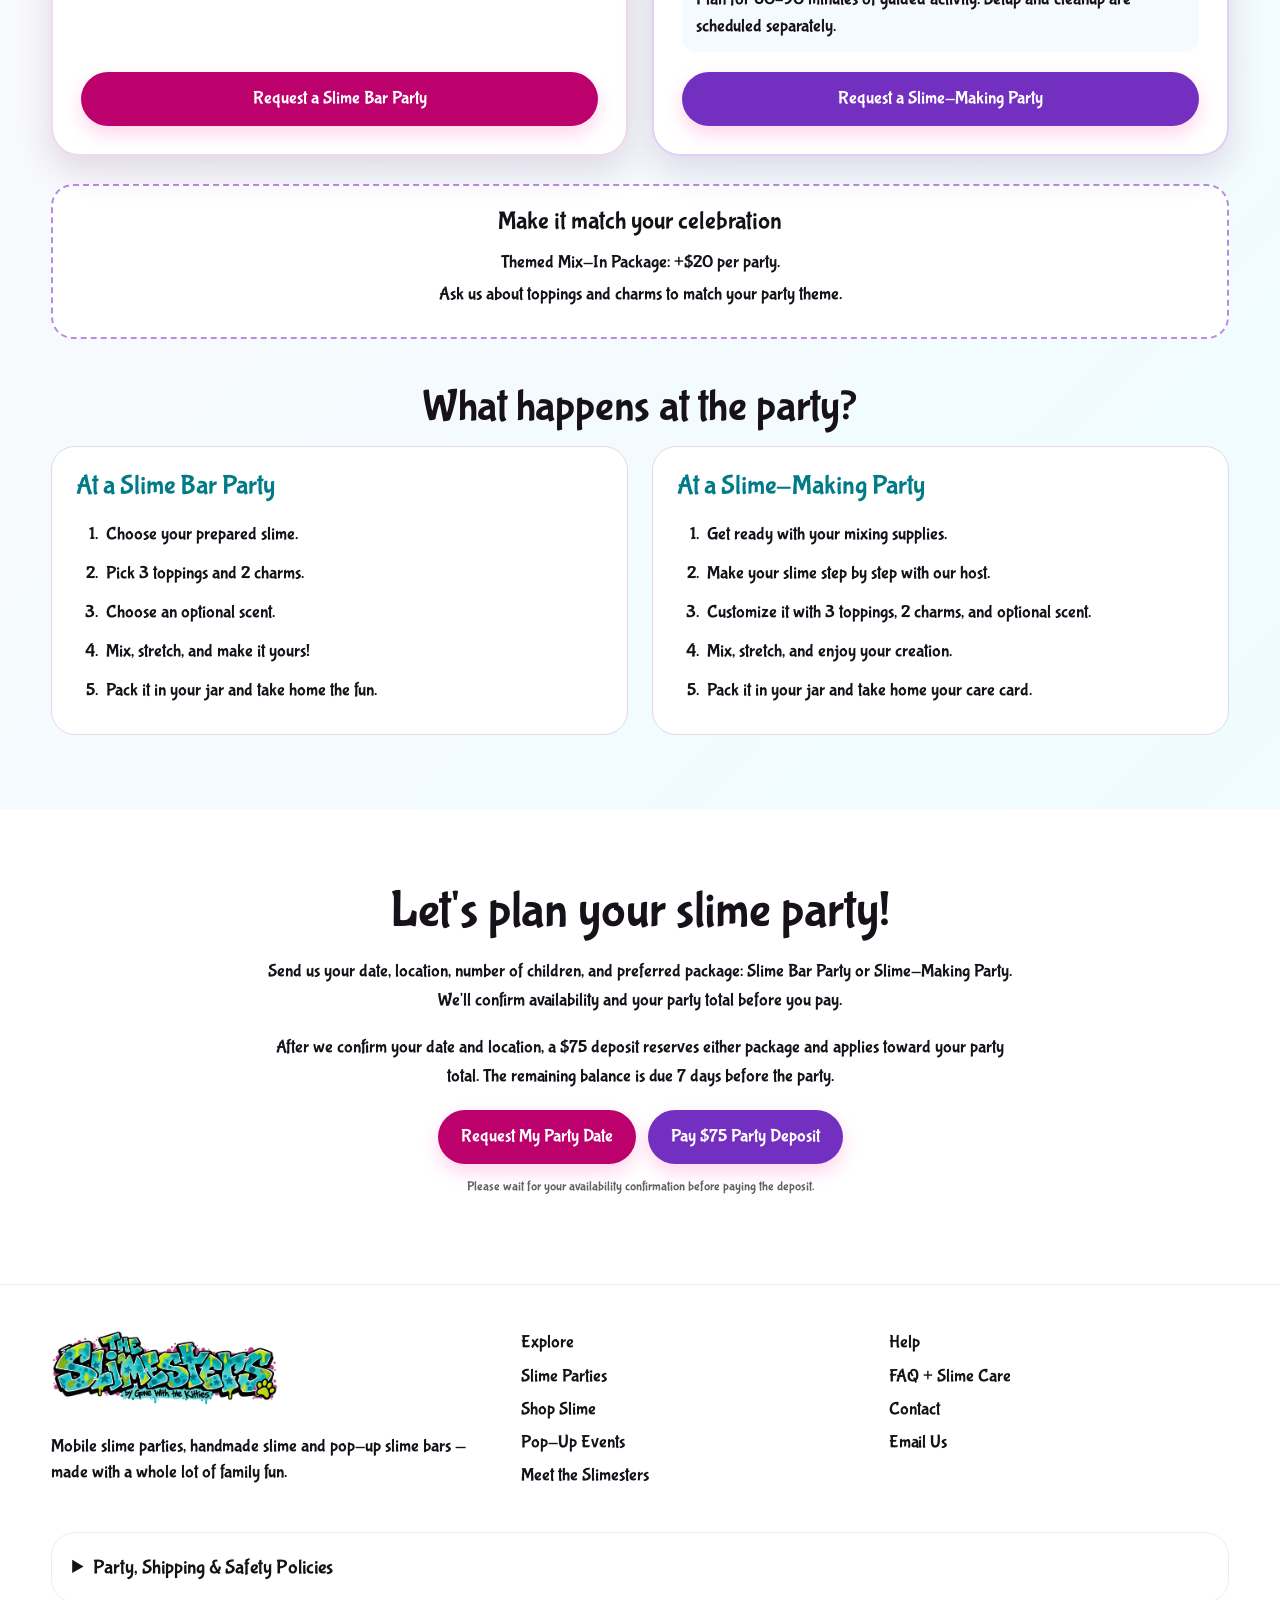
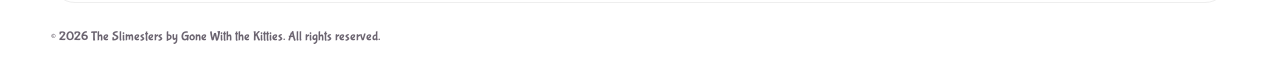
<file: parties.html>
<!doctype html>
<html lang="en"><head><meta charset="utf-8"><meta name="viewport" content="width=device-width,initial-scale=1,viewport-fit=cover">
<title>Jacksonville, FL Slime Parties | The Slimesters</title>
<meta name="description" content="Choose a mobile Slime Bar Party from $225 or a guided Slime-Making Party from $350 for up to 10 children. Serving Jacksonville, Florida, Northeast Florida, and Southeast Georgia.">
<link rel="stylesheet" href="assets/styles.css">
<style>
/* Party-page styles are included here so this update needs just one file. */
.party-intro{display:grid;grid-template-columns:1.1fr .9fr;align-items:center;gap:32px;margin-bottom:44px}
.party-intro .lead{margin-bottom:22px}.party-intro img{width:100%;max-height:390px;object-fit:cover}
.party-intro .page-title{font-size:clamp(44px,6vw,76px)}
.party-jump{display:flex;gap:12px;flex-wrap:wrap}
.package-heading{text-align:center;margin:0 auto 28px;max-width:760px}.package-heading h2{font-size:clamp(32px,4vw,48px)}
.package-grid{display:grid;grid-template-columns:repeat(2,minmax(0,1fr));gap:24px;align-items:stretch}
.package-card{background:#fff;border:2px solid #f1d9e9;border-top:8px solid #bc006c;border-radius:28px;padding:28px;display:flex;flex-direction:column;min-width:0;box-shadow:var(--shadow)}
.package-card.making{border-color:#e1cff7;border-top-color:#7330c0}
.package-label{align-self:flex-start;padding:6px 14px;border-radius:999px;background:#ffe6f3;color:#9d0059;font-size:16px;margin-bottom:15px}
.making .package-label{background:#f0e6ff;color:#6025a4}
.package-card h3{font-size:clamp(29px,3vw,38px);margin-bottom:10px}
.package-card .package-price{font-size:64px;line-height:1.15;color:#b60067;margin:10px 0 0}
.making .package-price{color:#7330c0}.package-card .package-count{margin:0 0 10px;font-size:20px}
.package-extra{background:#fff0f8;padding:10px 14px;border-radius:12px;margin:0 0 18px;color:#8b0052}
.making .package-extra{background:#f4edff;color:#6025a4}
.package-card .checks{margin:0 0 16px}.package-card .checks li{padding-top:6px;padding-bottom:6px}
.package-card p{line-height:1.5}.package-summary{margin:0 0 12px}.package-card .btn{margin-top:auto;min-height:50px}
.package-timing{background:#f5faff;border-radius:14px;padding:12px 14px;margin:0 0 20px}
.party-note{background:#fff;border:2px dashed #b88ce5;border-radius:22px;padding:22px;margin-top:28px;text-align:center}
.party-note h3{font-size:25px}.party-note p{margin:6px 0}
.party-process{margin-top:44px}.party-process>h2{text-align:center;font-size:clamp(30px,4vw,44px)}
.party-process-grid{display:grid;grid-template-columns:repeat(2,minmax(0,1fr));gap:24px}
.party-process-card{background:#fff;padding:24px;border-radius:24px;border:1px solid #e3d8e8}
.party-process-card h3{font-size:27px;color:#007b87}.party-process-card ol{margin:12px 0 0;padding-left:26px}.party-process-card li{padding:6px 0 6px 4px;line-height:1.5}
.party-booking{max-width:760px;margin:0 auto}.party-booking h2{font-size:clamp(34px,4vw,52px)}.party-booking p{line-height:1.6}
@media(max-width:800px){.party-intro,.package-grid,.party-process-grid{grid-template-columns:1fr}.party-intro{gap:24px;margin-bottom:34px}.party-intro img{max-height:340px}.package-card{padding:24px}.party-jump .btn{width:100%}}
@media(max-width:420px){.package-card{padding:20px}.package-card .package-price{font-size:58px}.party-note,.party-process-card{padding:20px}}
</style>
</head><body>
<a class="skip" href="#main-content">Skip to content</a><header><div class="wrap nav"><a href="index.html"><img decoding="async" class="logo" src="assets/slimesters-graffiti-final.png" alt="The Slimesters by Gone With the Kitties"></a><button class="menu" id="menu" aria-label="Open navigation" aria-controls="navlinks" aria-expanded="false">☰</button><nav class="navlinks" id="navlinks" aria-label="Main navigation"><a href="index.html">Home</a><a href="parties.html" aria-current="page">Slime Parties</a><a href="shop.html">Shop Slime</a><a href="events.html">Pop-Up Events</a><a href="meet-us.html">Meet the Slimesters</a><a href="faq.html">FAQ</a><a href="contact.html">Contact</a></nav><a class="book" href="contact.html">📅 Book a Party</a></div><div class="drips"></div></header>
<main id="main-content">
  <section class="section party" id="parties">
    <div class="wrap">
      <div class="party-intro">
        <div>
          <div class="kicker">Two ways to celebrate. So much squishy fun!</div>
          <h1 class="page-title"><span class="rainbow">SLIME PARTIES</span><br>Made for your crew</h1>
          <p class="lead">Bring The Slimesters to your next celebration! Choose a slime bar where kids decorate ready-made slime, or a guided party where they make their own slime from scratch. Everyone takes home a creation of their own.</p>
          <p>Mobile parties in Jacksonville,Fl, Northeast Florida &amp; Southeast Georgia. Ages 4+ with adult supervision.</p>
          <div class="party-jump"><a class="btn pinkbtn" href="#party-packages">Explore Party Packages</a><a class="btn aquabtn" href="contact.html">Check My Date</a></div>
        </div>
        <img class="party-photo" src="assets/visual-05.jpg" alt="A child customizing slime with The Slimesters" decoding="async">
      </div>

      <div id="party-packages" class="package-heading">
        <h2>Pick your party experience</h2>
        <p>Both packages include supplies, take-home jars, setup, and cleanup of the slime activity.</p>
      </div>
      <div class="package-grid">
        <article class="package-card" aria-labelledby="bar-title">
          <span class="package-label">Choose, decorate &amp; take home</span>
          <h3 id="bar-title">Slime Bar Party</h3>
          <p class="package-summary">Like an ice cream bar, with slime! Kids start with prepared slime and make it their own with colorful toppings, optional scent, and charms.</p>
          <div class="package-price">$225</div>
          <p class="package-count">Includes up to 10 children</p>
          <p class="package-extra">Additional children: $15 each</p>
          <ul class="checks">
            <li>Prepared slime for each child to customize</li>
            <li>Choice of 3 toppings and 2 charms per child</li>
            <li>Optional scent: choose 1 or keep it unscented</li>
            <li>Take-home jar and slime care card</li>
            <li>Slime bar supplies, setup, and cleanup</li>
            <li>Friendly help choosing and mixing decorations</li>
          </ul>
          <a class="btn pinkbtn" href="contact.html">Request a Slime Bar Party</a>
        </article>
        <article class="package-card making" aria-labelledby="making-title">
          <span class="package-label">Make it from scratch with us!</span>
          <h3 id="making-title">Slime-Making Party</h3>
          <p class="package-summary">A hands-on slime-making experience led by The Slimesters! Each child makes their own slime with our guidance, then decorates it and takes home their creation.</p>
          <div class="package-price">$350</div>
          <p class="package-count">Includes up to 10 children</p>
          <p class="package-extra">Additional children: $25 each</p>
          <ul class="checks">
            <li>Ingredients and individual mixing supplies</li>
            <li>Step-by-step slime-making instruction</li>
            <li>Hands-on help throughout the slime activity</li>
            <li>Choice of 3 toppings and 2 charms per child</li>
            <li>Optional scent: choose 1 or keep it unscented</li>
            <li>Take-home jar and slime care card</li>
            <li>Setup and cleanup of the slime activity</li>
          </ul>
          <p class="package-timing">Plan for 60–90 minutes of guided activity. Setup and cleanup are scheduled separately.</p>
          <a class="btn purplebtn" href="contact.html">Request a Slime-Making Party</a>
        </article>
      </div>

      <aside class="party-note" aria-labelledby="theme-title">
        <h3 id="theme-title">Make it match your celebration</h3>
        <p>Themed Mix-In Package: +$20 per party.</p>
        <p>Ask us about toppings and charms to match your party theme.</p>
      </aside>

      <div class="party-process">
        <h2>What happens at the party?</h2>
        <div class="party-process-grid">
          <div class="party-process-card">
            <h3>At a Slime Bar Party</h3>
            <ol><li>Choose your prepared slime.</li><li>Pick 3 toppings and 2 charms.</li><li>Choose an optional scent.</li><li>Mix, stretch, and make it yours!</li><li>Pack it in your jar and take home the fun.</li></ol>
          </div>
          <div class="party-process-card">
            <h3>At a Slime-Making Party</h3>
            <ol><li>Get ready with your mixing supplies.</li><li>Make your slime step by step with our host.</li><li>Customize it with 3 toppings, 2 charms, and optional scent.</li><li>Mix, stretch, and enjoy your creation.</li><li>Pack it in your jar and take home your care card.</li></ol>
          </div>
        </div>
      </div>
    </div>
  </section>
  <section class="section home-teaser" id="book-party">
    <div class="wrap"><div class="party-booking">
      <h2>Let's plan your slime party!</h2>
      <p>Send us your date, location, number of children, and preferred package: <b>Slime Bar Party</b> or <b>Slime-Making Party</b>. We'll confirm availability and your party total before you pay.</p>
      <p>After we confirm your date and location, a <b>$75 deposit</b> reserves either package and applies toward your party total. The remaining balance is due 7 days before the party.</p>
      <div class="home-links"><a class="btn pinkbtn" href="contact.html">Request My Party Date</a><a class="btn purplebtn" href="https://square.link/u/dvxkEFSC" target="_blank" rel="noopener noreferrer">Pay $75 Party Deposit</a></div>
      <p class="tiny">Please wait for your availability confirmation before paying the deposit.</p>
    </div></div>
  </section>
</main>
<footer class="footer"><div class="wrap footergrid"><div><img decoding="async" loading="lazy" class="logo" src="assets/slimesters-graffiti-final.png" alt="The Slimesters"><p>Mobile slime parties, handmade slime and pop-up slime bars — made with a whole lot of family fun.</p></div><div><b>Explore</b><a href="parties.html">Slime Parties</a><a href="shop.html">Shop Slime</a><a href="events.html">Pop-Up Events</a><a href="meet-us.html">Meet the Slimesters</a></div><div><b>Help</b><a href="faq.html">FAQ + Slime Care</a><a href="contact.html">Contact</a><a href="mailto:Gonewiththekitties@gmail.com">Email Us</a></div></div><div class="wrap"><details class="policybox"><summary>Party, Shipping & Safety Policies</summary><p><b>Deposit:</b> $75 non-refundable deposit after availability confirmation; it applies toward the party total. Remaining balance is due 7 days before the party.</p><p><b>Rescheduling:</b> With at least 7 days' notice, the deposit may transfer one time to another available date. Cancellations within 7 days are non-refundable because supplies may already be prepared. Severe weather or unsafe travel may be rescheduled without a rescheduling fee.</p><p><b>Safety:</b> Slime is not edible. Ages 4+ with adult supervision. Avoid eyes and mouth, wash hands before and after play, and keep small charms/add-ins away from children who may put them in their mouths.</p><p><b>Shipping:</b> Shipping is available. Local pickup is available in Northeast Florida.</p></details><div class="legal">© <span id="year"></span> The Slimesters by Gone With the Kitties. All rights reserved.</div></div></footer>
<script src="assets/site.js" defer></script>
</body></html>
</file>
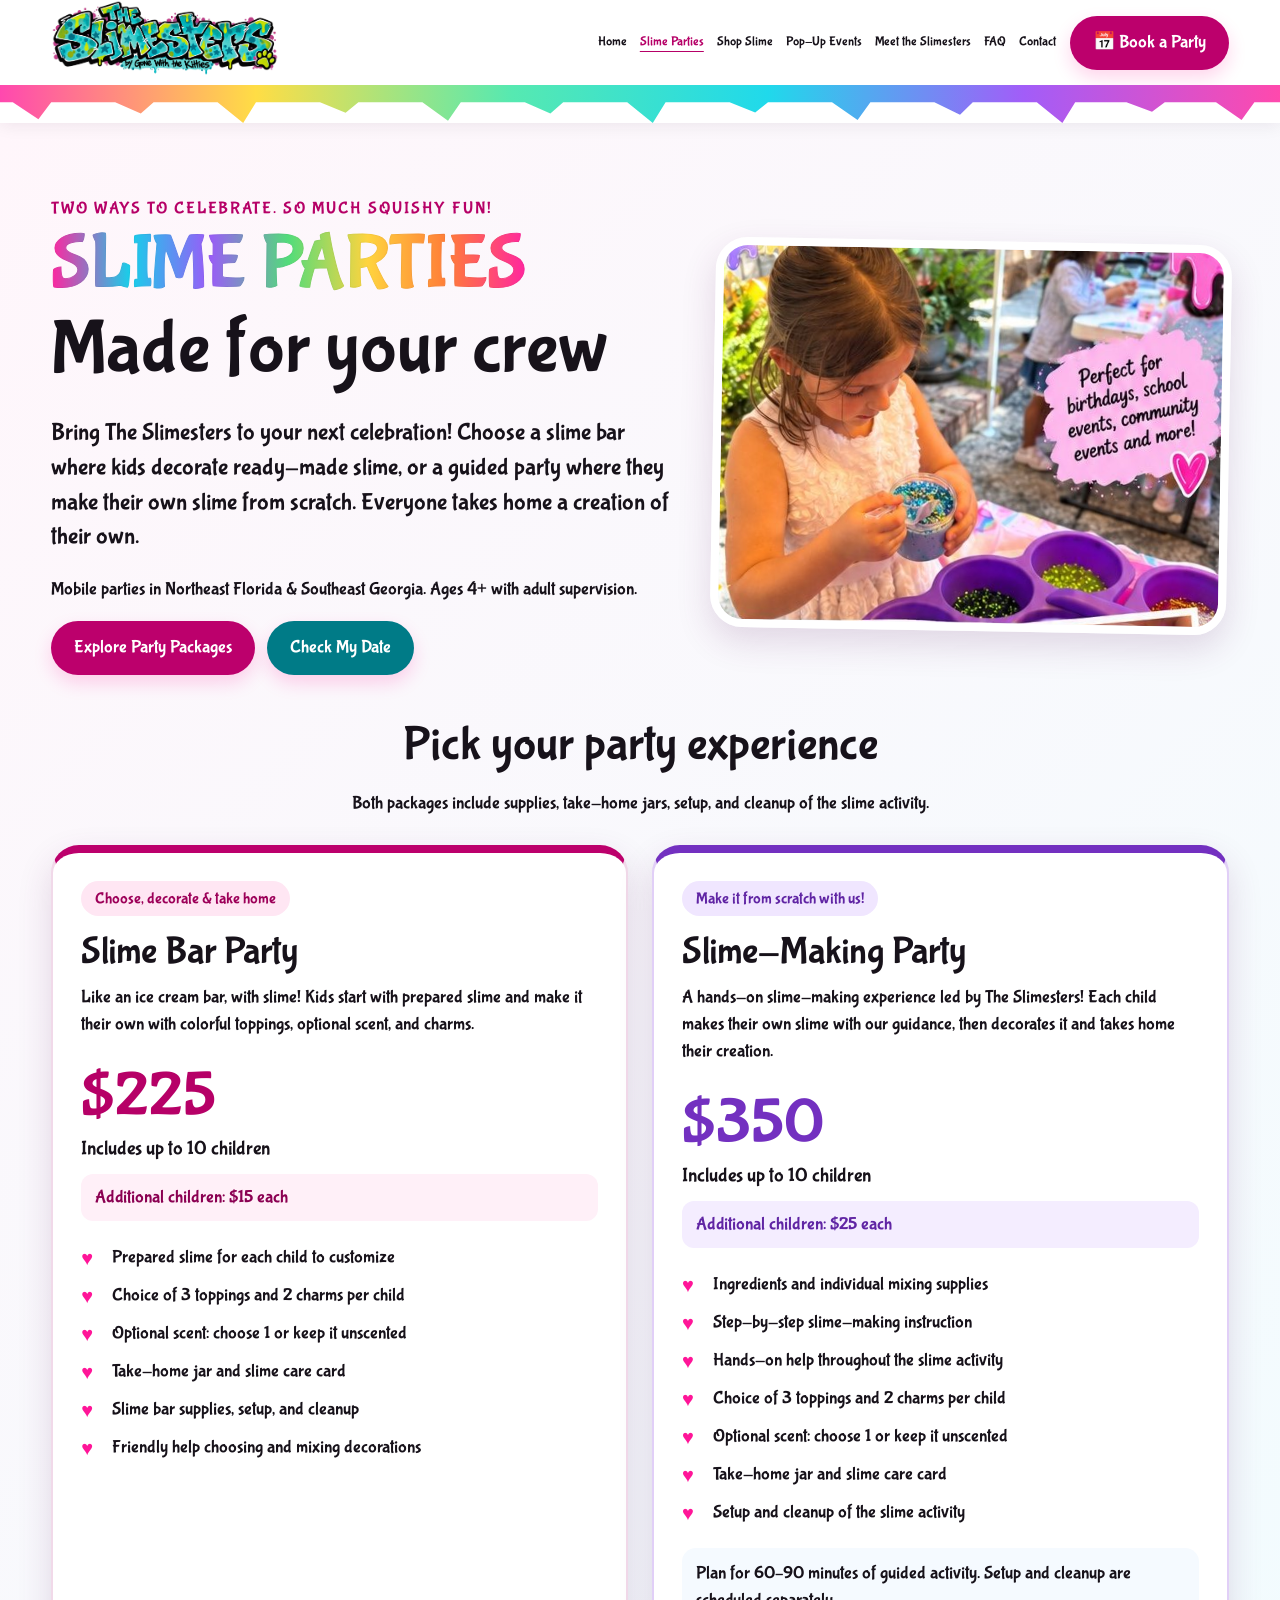
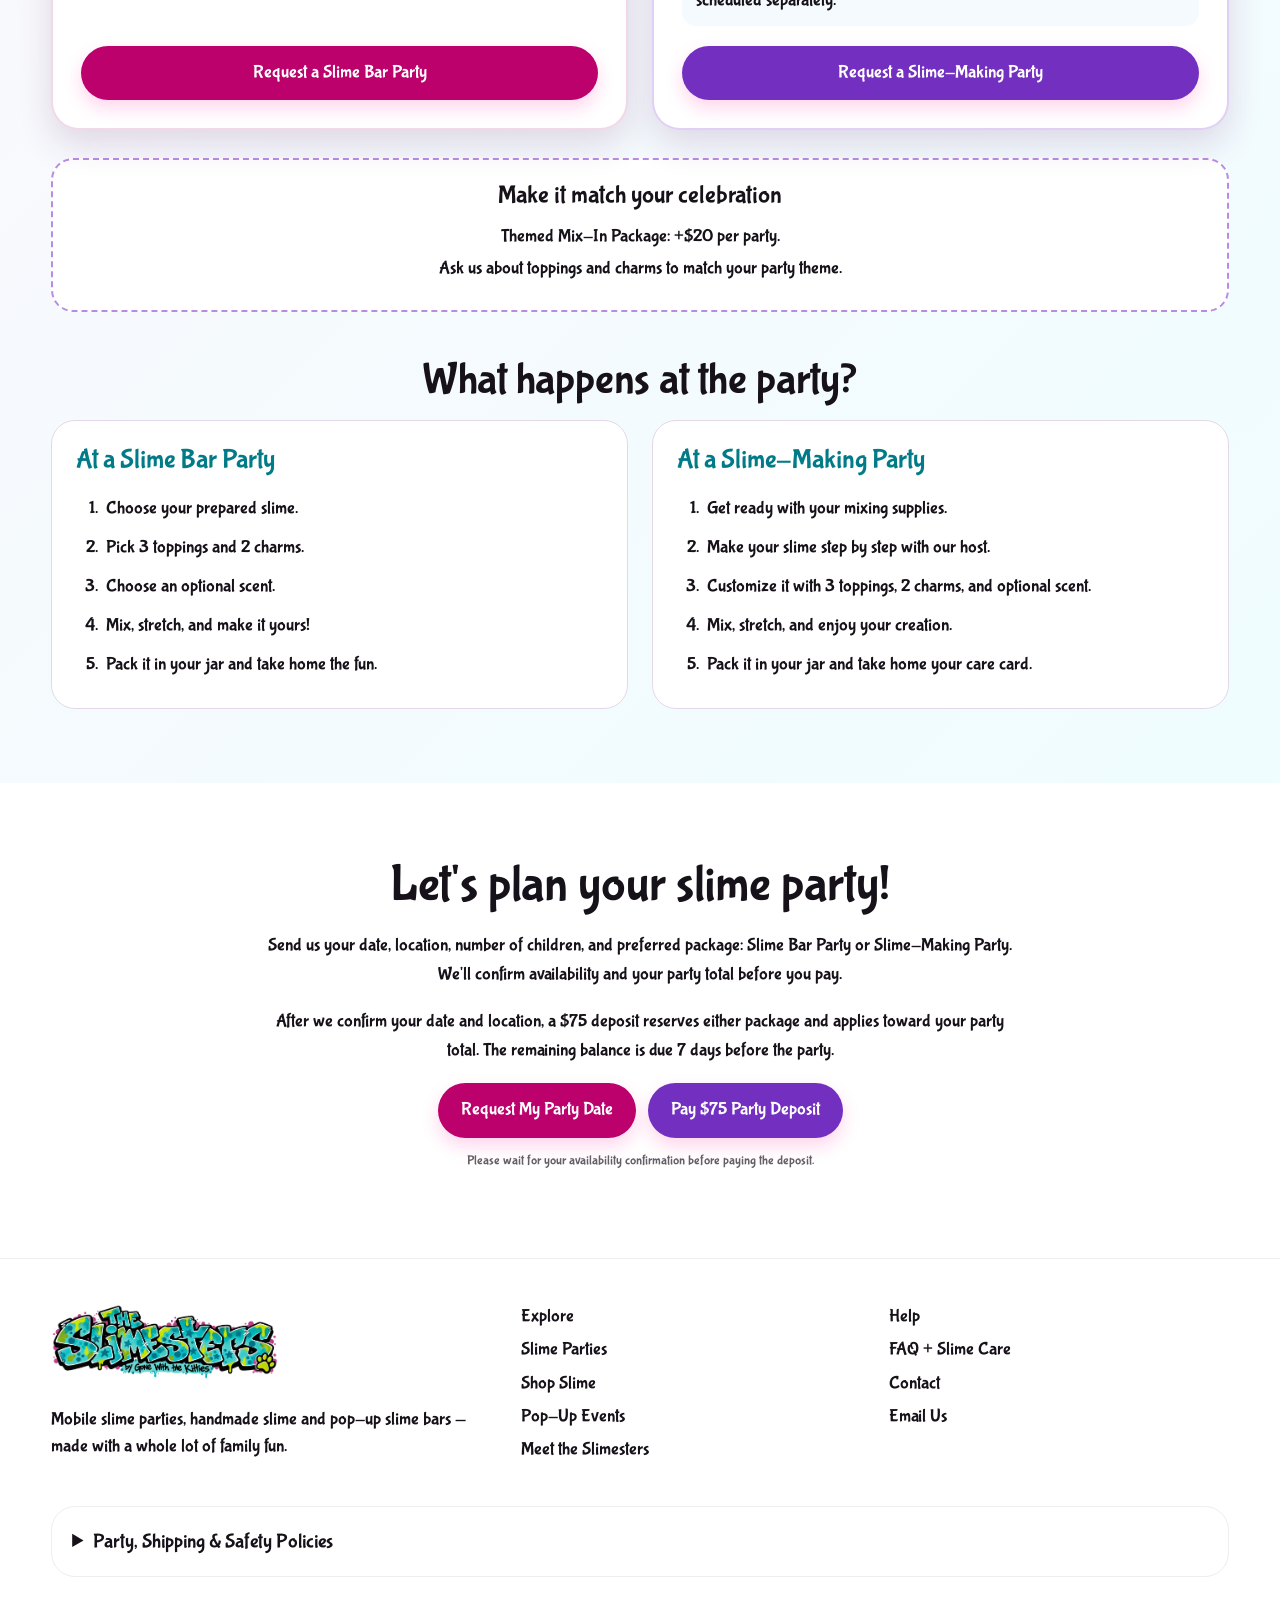
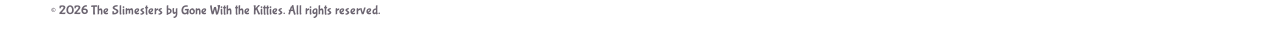
<file: parties.html.html>
<!doctype html>
<html lang="en"><head><meta charset="utf-8"><meta name="viewport" content="width=device-width,initial-scale=1,viewport-fit=cover">
<title>Slime Parties | The Slimesters</title>
<meta name="description" content="Choose a mobile Slime Bar Party from $225 or a guided Slime-Making Party from $350 for up to 10 children. Serving Northeast Florida and Southeast Georgia.">
<link rel="stylesheet" href="assets/styles.css">
<style>
/* Party-page styles are included here so this update needs just one file. */
.party-intro{display:grid;grid-template-columns:1.1fr .9fr;align-items:center;gap:32px;margin-bottom:44px}
.party-intro .lead{margin-bottom:22px}.party-intro img{width:100%;max-height:390px;object-fit:cover}
.party-intro .page-title{font-size:clamp(44px,6vw,76px)}
.party-jump{display:flex;gap:12px;flex-wrap:wrap}
.package-heading{text-align:center;margin:0 auto 28px;max-width:760px}.package-heading h2{font-size:clamp(32px,4vw,48px)}
.package-grid{display:grid;grid-template-columns:repeat(2,minmax(0,1fr));gap:24px;align-items:stretch}
.package-card{background:#fff;border:2px solid #f1d9e9;border-top:8px solid #bc006c;border-radius:28px;padding:28px;display:flex;flex-direction:column;min-width:0;box-shadow:var(--shadow)}
.package-card.making{border-color:#e1cff7;border-top-color:#7330c0}
.package-label{align-self:flex-start;padding:6px 14px;border-radius:999px;background:#ffe6f3;color:#9d0059;font-size:16px;margin-bottom:15px}
.making .package-label{background:#f0e6ff;color:#6025a4}
.package-card h3{font-size:clamp(29px,3vw,38px);margin-bottom:10px}
.package-card .package-price{font-size:64px;line-height:1.15;color:#b60067;margin:10px 0 0}
.making .package-price{color:#7330c0}.package-card .package-count{margin:0 0 10px;font-size:20px}
.package-extra{background:#fff0f8;padding:10px 14px;border-radius:12px;margin:0 0 18px;color:#8b0052}
.making .package-extra{background:#f4edff;color:#6025a4}
.package-card .checks{margin:0 0 16px}.package-card .checks li{padding-top:6px;padding-bottom:6px}
.package-card p{line-height:1.5}.package-summary{margin:0 0 12px}.package-card .btn{margin-top:auto;min-height:50px}
.package-timing{background:#f5faff;border-radius:14px;padding:12px 14px;margin:0 0 20px}
.party-note{background:#fff;border:2px dashed #b88ce5;border-radius:22px;padding:22px;margin-top:28px;text-align:center}
.party-note h3{font-size:25px}.party-note p{margin:6px 0}
.party-process{margin-top:44px}.party-process>h2{text-align:center;font-size:clamp(30px,4vw,44px)}
.party-process-grid{display:grid;grid-template-columns:repeat(2,minmax(0,1fr));gap:24px}
.party-process-card{background:#fff;padding:24px;border-radius:24px;border:1px solid #e3d8e8}
.party-process-card h3{font-size:27px;color:#007b87}.party-process-card ol{margin:12px 0 0;padding-left:26px}.party-process-card li{padding:6px 0 6px 4px;line-height:1.5}
.party-booking{max-width:760px;margin:0 auto}.party-booking h2{font-size:clamp(34px,4vw,52px)}.party-booking p{line-height:1.6}
@media(max-width:800px){.party-intro,.package-grid,.party-process-grid{grid-template-columns:1fr}.party-intro{gap:24px;margin-bottom:34px}.party-intro img{max-height:340px}.package-card{padding:24px}.party-jump .btn{width:100%}}
@media(max-width:420px){.package-card{padding:20px}.package-card .package-price{font-size:58px}.party-note,.party-process-card{padding:20px}}
</style>
</head><body>
<a class="skip" href="#main-content">Skip to content</a><header><div class="wrap nav"><a href="index.html"><img decoding="async" class="logo" src="assets/slimesters-graffiti-final.png" alt="The Slimesters by Gone With the Kitties"></a><button class="menu" id="menu" aria-label="Open navigation" aria-controls="navlinks" aria-expanded="false">☰</button><nav class="navlinks" id="navlinks" aria-label="Main navigation"><a href="index.html">Home</a><a href="parties.html" aria-current="page">Slime Parties</a><a href="shop.html">Shop Slime</a><a href="events.html">Pop-Up Events</a><a href="meet-us.html">Meet the Slimesters</a><a href="faq.html">FAQ</a><a href="contact.html">Contact</a></nav><a class="book" href="contact.html">📅 Book a Party</a></div><div class="drips"></div></header>
<main id="main-content">
  <section class="section party" id="parties">
    <div class="wrap">
      <div class="party-intro">
        <div>
          <div class="kicker">Two ways to celebrate. So much squishy fun!</div>
          <h1 class="page-title"><span class="rainbow">SLIME PARTIES</span><br>Made for your crew</h1>
          <p class="lead">Bring The Slimesters to your next celebration! Choose a slime bar where kids decorate ready-made slime, or a guided party where they make their own slime from scratch. Everyone takes home a creation of their own.</p>
          <p>Mobile parties in Northeast Florida &amp; Southeast Georgia. Ages 4+ with adult supervision.</p>
          <div class="party-jump"><a class="btn pinkbtn" href="#party-packages">Explore Party Packages</a><a class="btn aquabtn" href="contact.html">Check My Date</a></div>
        </div>
        <img class="party-photo" src="assets/visual-05.jpg" alt="A child customizing slime with The Slimesters" decoding="async">
      </div>

      <div id="party-packages" class="package-heading">
        <h2>Pick your party experience</h2>
        <p>Both packages include supplies, take-home jars, setup, and cleanup of the slime activity.</p>
      </div>
      <div class="package-grid">
        <article class="package-card" aria-labelledby="bar-title">
          <span class="package-label">Choose, decorate &amp; take home</span>
          <h3 id="bar-title">Slime Bar Party</h3>
          <p class="package-summary">Like an ice cream bar, with slime! Kids start with prepared slime and make it their own with colorful toppings, optional scent, and charms.</p>
          <div class="package-price">$225</div>
          <p class="package-count">Includes up to 10 children</p>
          <p class="package-extra">Additional children: $15 each</p>
          <ul class="checks">
            <li>Prepared slime for each child to customize</li>
            <li>Choice of 3 toppings and 2 charms per child</li>
            <li>Optional scent: choose 1 or keep it unscented</li>
            <li>Take-home jar and slime care card</li>
            <li>Slime bar supplies, setup, and cleanup</li>
            <li>Friendly help choosing and mixing decorations</li>
          </ul>
          <a class="btn pinkbtn" href="contact.html">Request a Slime Bar Party</a>
        </article>
        <article class="package-card making" aria-labelledby="making-title">
          <span class="package-label">Make it from scratch with us!</span>
          <h3 id="making-title">Slime-Making Party</h3>
          <p class="package-summary">A hands-on slime-making experience led by The Slimesters! Each child makes their own slime with our guidance, then decorates it and takes home their creation.</p>
          <div class="package-price">$350</div>
          <p class="package-count">Includes up to 10 children</p>
          <p class="package-extra">Additional children: $25 each</p>
          <ul class="checks">
            <li>Ingredients and individual mixing supplies</li>
            <li>Step-by-step slime-making instruction</li>
            <li>Hands-on help throughout the slime activity</li>
            <li>Choice of 3 toppings and 2 charms per child</li>
            <li>Optional scent: choose 1 or keep it unscented</li>
            <li>Take-home jar and slime care card</li>
            <li>Setup and cleanup of the slime activity</li>
          </ul>
          <p class="package-timing">Plan for 60–90 minutes of guided activity. Setup and cleanup are scheduled separately.</p>
          <a class="btn purplebtn" href="contact.html">Request a Slime-Making Party</a>
        </article>
      </div>

      <aside class="party-note" aria-labelledby="theme-title">
        <h3 id="theme-title">Make it match your celebration</h3>
        <p>Themed Mix-In Package: +$20 per party.</p>
        <p>Ask us about toppings and charms to match your party theme.</p>
      </aside>

      <div class="party-process">
        <h2>What happens at the party?</h2>
        <div class="party-process-grid">
          <div class="party-process-card">
            <h3>At a Slime Bar Party</h3>
            <ol><li>Choose your prepared slime.</li><li>Pick 3 toppings and 2 charms.</li><li>Choose an optional scent.</li><li>Mix, stretch, and make it yours!</li><li>Pack it in your jar and take home the fun.</li></ol>
          </div>
          <div class="party-process-card">
            <h3>At a Slime-Making Party</h3>
            <ol><li>Get ready with your mixing supplies.</li><li>Make your slime step by step with our host.</li><li>Customize it with 3 toppings, 2 charms, and optional scent.</li><li>Mix, stretch, and enjoy your creation.</li><li>Pack it in your jar and take home your care card.</li></ol>
          </div>
        </div>
      </div>
    </div>
  </section>
  <section class="section home-teaser" id="book-party">
    <div class="wrap"><div class="party-booking">
      <h2>Let's plan your slime party!</h2>
      <p>Send us your date, location, number of children, and preferred package: <b>Slime Bar Party</b> or <b>Slime-Making Party</b>. We'll confirm availability and your party total before you pay.</p>
      <p>After we confirm your date and location, a <b>$75 deposit</b> reserves either package and applies toward your party total. The remaining balance is due 7 days before the party.</p>
      <div class="home-links"><a class="btn pinkbtn" href="contact.html">Request My Party Date</a><a class="btn purplebtn" href="https://square.link/u/dvxkEFSC" target="_blank" rel="noopener noreferrer">Pay $75 Party Deposit</a></div>
      <p class="tiny">Please wait for your availability confirmation before paying the deposit.</p>
    </div></div>
  </section>
</main>
<footer class="footer"><div class="wrap footergrid"><div><img decoding="async" loading="lazy" class="logo" src="assets/slimesters-graffiti-final.png" alt="The Slimesters"><p>Mobile slime parties, handmade slime and pop-up slime bars — made with a whole lot of family fun.</p></div><div><b>Explore</b><a href="parties.html">Slime Parties</a><a href="shop.html">Shop Slime</a><a href="events.html">Pop-Up Events</a><a href="meet-us.html">Meet the Slimesters</a></div><div><b>Help</b><a href="faq.html">FAQ + Slime Care</a><a href="contact.html">Contact</a><a href="mailto:Gonewiththekitties@gmail.com">Email Us</a></div></div><div class="wrap"><details class="policybox"><summary>Party, Shipping & Safety Policies</summary><p><b>Deposit:</b> $75 non-refundable deposit after availability confirmation; it applies toward the party total. Remaining balance is due 7 days before the party.</p><p><b>Rescheduling:</b> With at least 7 days' notice, the deposit may transfer one time to another available date. Cancellations within 7 days are non-refundable because supplies may already be prepared. Severe weather or unsafe travel may be rescheduled without a rescheduling fee.</p><p><b>Safety:</b> Slime is not edible. Ages 4+ with adult supervision. Avoid eyes and mouth, wash hands before and after play, and keep small charms/add-ins away from children who may put them in their mouths.</p><p><b>Shipping:</b> Shipping is available. Local pickup is available in Northeast Florida.</p></details><div class="legal">© <span id="year"></span> The Slimesters by Gone With the Kitties. All rights reserved.</div></div></footer>
<script src="assets/site.js" defer></script>
</body></html>
</file>
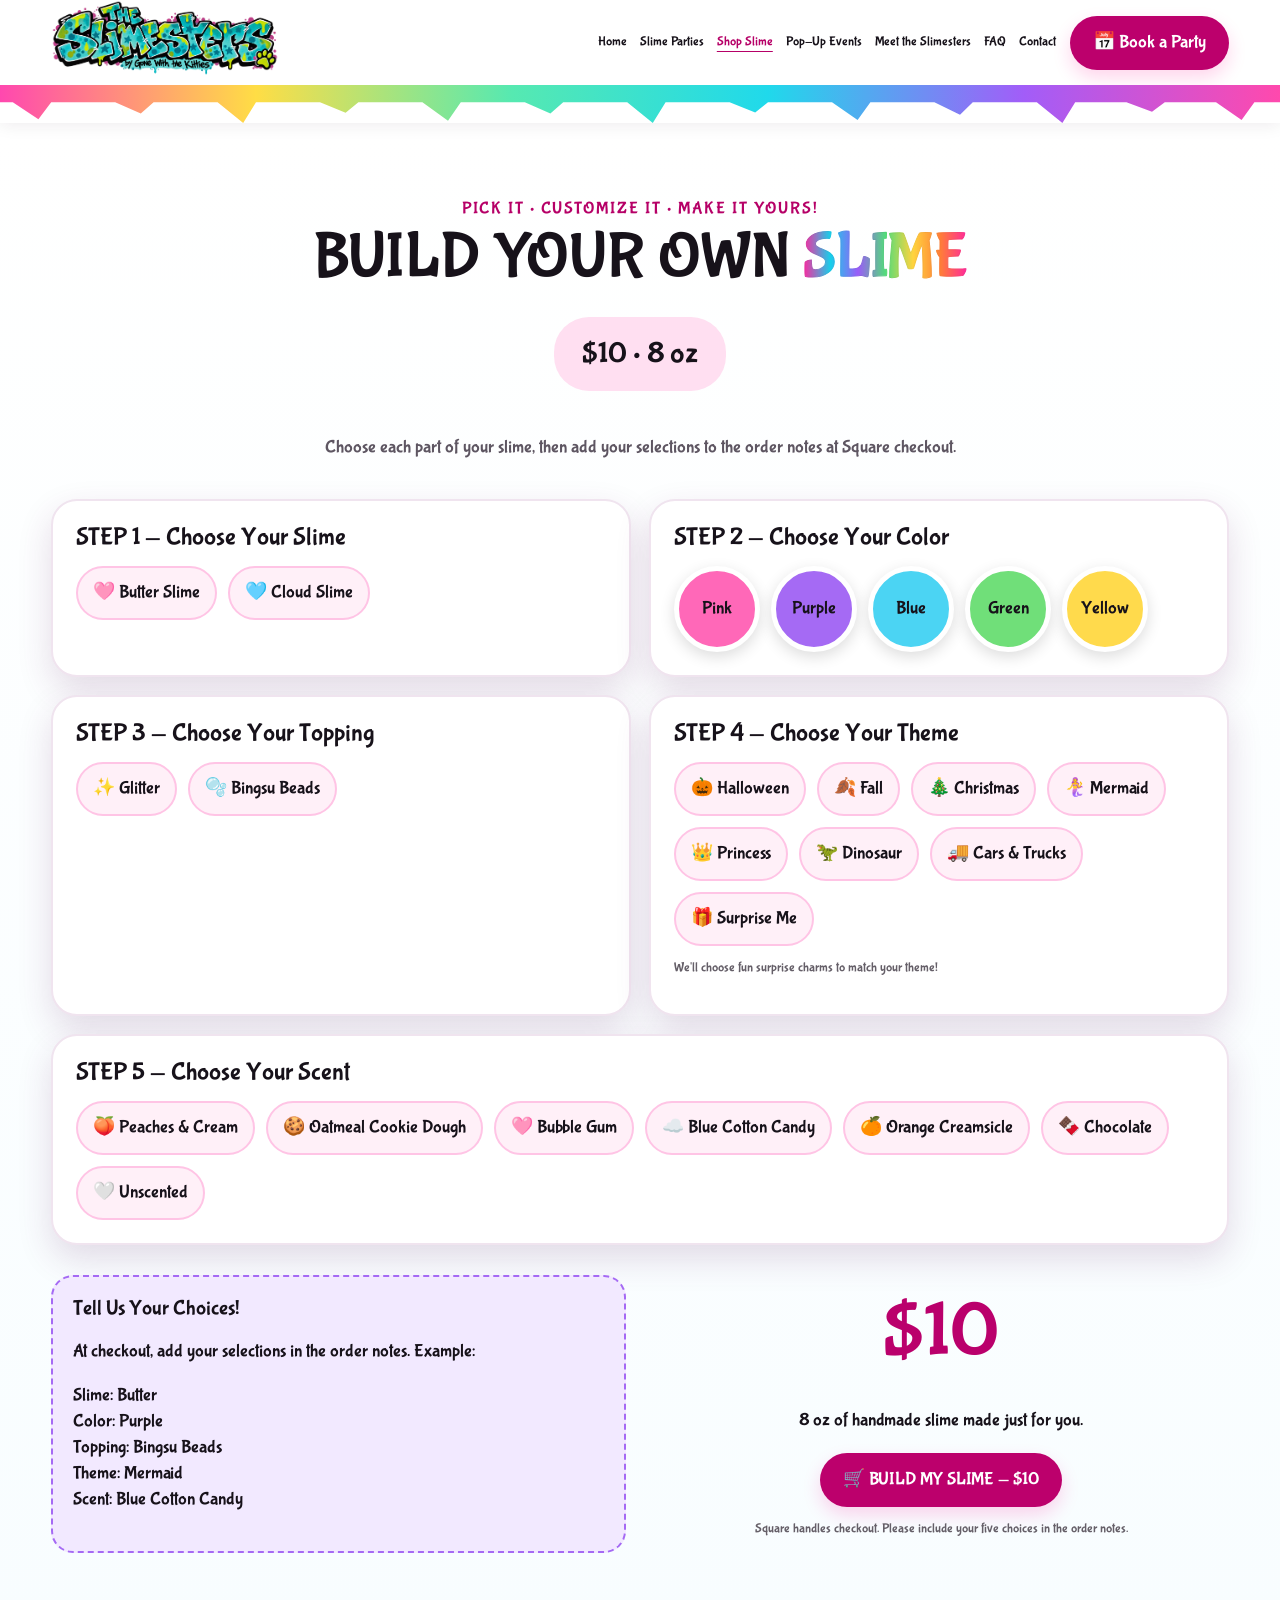
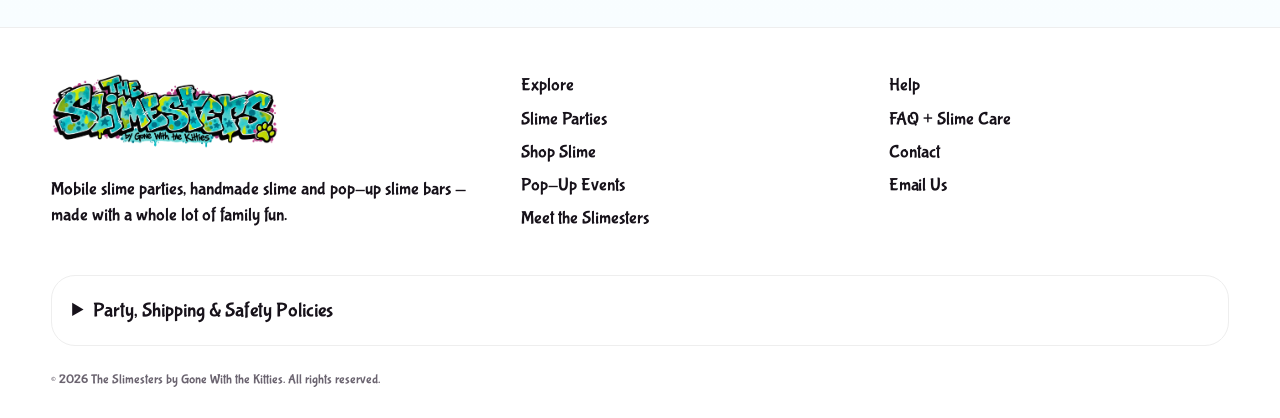
<file: shop.html>
<!doctype html>
<html lang="en"><head><meta charset="utf-8"><meta name="viewport" content="width=device-width,initial-scale=1,viewport-fit=cover">
<title>Shop Slime | The Slimesters</title>
<meta name="description" content="The Slimesters by Gone With the Kitties — mobile slime parties, build-your-own slime, pop-up slime bars and family fun in Northeast Florida and Southeast Georgia.">
<link rel="stylesheet" href="assets/styles.css"></head><body>
<a class="skip" href="#main-content">Skip to content</a><header><div class="wrap nav"><a href="index.html"><img decoding="async" class="logo" src="assets/slimesters-graffiti-final.png" alt="The Slimesters by Gone With the Kitties"></a><button class="menu" id="menu" aria-label="Open navigation" aria-controls="navlinks" aria-expanded="false">☰</button><nav class="navlinks" id="navlinks" aria-label="Main navigation"><a href="index.html">Home</a><a href="parties.html">Slime Parties</a><a href="shop.html" aria-current="page">Shop Slime</a><a href="events.html">Pop-Up Events</a><a href="meet-us.html">Meet the Slimesters</a><a href="faq.html">FAQ</a><a href="contact.html">Contact</a></nav><a class="book" href="contact.html">📅 Book a Party</a></div><div class="drips"></div></header>
<main id="main-content"><section class="section shop" id="shop"><div class="wrap"><div class="title shophero"><div class="kicker">Pick it • Customize it • Make it yours!</div><h1 class="page-title">BUILD YOUR OWN <span class="rainbow">SLIME</span></h1><div class="pricebubble">$10 • 8 oz</div><p>Choose each part of your slime, then add your selections to the order notes at Square checkout.</p></div><div class="builder"><div class="choice"><h3>STEP 1 — Choose Your Slime</h3><div class="opts"><span class="tag">🩷 Butter Slime</span><span class="tag">🩵 Cloud Slime</span></div></div><div class="choice"><h3>STEP 2 — Choose Your Color</h3><div class="opts"><span class="swatch sw1">Pink</span><span class="swatch sw2">Purple</span><span class="swatch sw3">Blue</span><span class="swatch sw4">Green</span><span class="swatch sw5">Yellow</span></div></div><div class="choice"><h3>STEP 3 — Choose Your Topping</h3><div class="opts"><span class="tag">✨ Glitter</span><span class="tag">🫧 Bingsu Beads</span></div></div><div class="choice"><h3>STEP 4 — Choose Your Theme</h3><div class="opts"><span class="tag">🎃 Halloween</span><span class="tag">🍂 Fall</span><span class="tag">🎄 Christmas</span><span class="tag">🧜‍♀️ Mermaid</span><span class="tag">👑 Princess</span><span class="tag">🦖 Dinosaur</span><span class="tag">🚚 Cars & Trucks</span><span class="tag">🎁 Surprise Me</span></div><p class="tiny">We'll choose fun surprise charms to match your theme!</p></div><div class="choice full"><h3>STEP 5 — Choose Your Scent</h3><div class="opts"><span class="tag">🍑 Peaches & Cream</span><span class="tag">🍪 Oatmeal Cookie Dough</span><span class="tag">🩷 Bubble Gum</span><span class="tag">☁️ Blue Cotton Candy</span><span class="tag">🍊 Orange Creamsicle</span><span class="tag">🍫 Chocolate</span><span class="tag">🤍 Unscented</span></div></div></div><div class="party-grid" style="margin-top:30px"><div class="order-note"><h3>Tell Us Your Choices!</h3><p>At checkout, add your selections in the order notes. Example:</p><p><b>Slime:</b> Butter<br><b>Color:</b> Purple<br><b>Topping:</b> Bingsu Beads<br><b>Theme:</b> Mermaid<br><b>Scent:</b> Blue Cotton Candy</p></div><div style="text-align:center"><div class="price">$10</div><p>8 oz of handmade slime made just for you.</p><a class="btn pinkbtn" target="_blank" rel="noopener" href="https://gonewiththekitties.square.site/product/build-your-own-slime-bar/H5XRCVD5XV7KD52MVC7SWXMQ">🛒 BUILD MY SLIME — $10</a><p class="tiny">Square handles checkout. Please include your five choices in the order notes.</p></div></div></div></section></main>
<footer class="footer"><div class="wrap footergrid"><div><img decoding="async" loading="lazy" class="logo" src="assets/slimesters-graffiti-final.png" alt="The Slimesters"><p>Mobile slime parties, handmade slime and pop-up slime bars — made with a whole lot of family fun.</p></div><div><b>Explore</b><a href="parties.html">Slime Parties</a><a href="shop.html">Shop Slime</a><a href="events.html">Pop-Up Events</a><a href="meet-us.html">Meet the Slimesters</a></div><div><b>Help</b><a href="faq.html">FAQ + Slime Care</a><a href="contact.html">Contact</a><a href="mailto:Gonewiththekitties@gmail.com">Email Us</a></div></div><div class="wrap"><details class="policybox"><summary>Party, Shipping & Safety Policies</summary><p><b>Deposit:</b> $75 non-refundable deposit after availability confirmation; it applies toward the party total. Remaining balance is due 7 days before the party.</p><p><b>Rescheduling:</b> With at least 7 days' notice, the deposit may transfer one time to another available date. Cancellations within 7 days are non-refundable because supplies may already be prepared. Severe weather or unsafe travel may be rescheduled without a rescheduling fee.</p><p><b>Safety:</b> Slime is not edible. Ages 4+ with adult supervision. Avoid eyes and mouth, wash hands after play, and keep small charms/add-ins away from children who may put them in their mouths.</p><p><b>Shipping:</b> Shipping is available. Local pickup is available in Northeast Florida.</p></details><div class="legal">© <span id="year"></span> The Slimesters by Gone With the Kitties. All rights reserved.</div></div></footer>
<script src="assets/site.js" defer></script>
</body></html>
</file>
<file: assets/styles.css>
@import url('https://fonts.googleapis.com/css2?family=Bubblegum+Sans&display=swap');
:root{--pink:#ff1598;--pink2:#ff58bb;--aqua:#16d8e6;--blue:#25baf4;--purple:#8d55f7;--yellow:#ffd33d;--lime:#66e46d;--ink:#17121a;--paper:#fff;--soft:#fff7fc;--shadow:0 14px 34px rgba(98,38,102,.16);--r:28px}
*{box-sizing:border-box}html{scroll-behavior:smooth;scroll-padding-top:100px}body{margin:0;color:var(--ink);background:#fff;font-family:"Arial Rounded MT Bold","Trebuchet MS",Arial,sans-serif;line-height:1.45;overflow-x:hidden}a{color:inherit}.wrap{width:min(1180px,92vw);margin:auto}.section{padding:74px 0;position:relative}.soft{background:linear-gradient(180deg,#fff7fc,#f2fdff)}
header{position:sticky;top:0;z-index:100;background:rgba(255,255,255,.97);box-shadow:0 2px 16px rgba(40,0,40,.08)}.nav{min-height:84px;display:flex;align-items:center;gap:20px}.logo{width:285px;max-width:36vw;height:76px;object-fit:contain;object-position:left center}.navlinks{display:flex;align-items:center;gap:18px;margin-left:auto}.navlinks a{text-decoration:none;font-size:14px;font-weight:900}.navlinks a:hover{color:var(--pink)}.book,.btn{display:inline-flex;align-items:center;justify-content:center;gap:8px;text-decoration:none;border:0;border-radius:999px;padding:14px 23px;font-weight:1000;cursor:pointer;box-shadow:0 8px 18px rgba(255,21,152,.18)}.book,.pinkbtn{background:linear-gradient(135deg,#ff51b7,#ff058f);color:white}.aquabtn{background:linear-gradient(135deg,#25dfeb,#14b8db);color:#fff}.purplebtn{background:linear-gradient(135deg,#b16cff,#7c45ec);color:#fff}.menu{display:none;margin-left:auto;border:0;background:#fff;font-size:30px}.drips{height:38px;background:linear-gradient(90deg,#ff48af,#ffdd45,#56e9b1,#20d9eb,#a25df8,#ff49ad);clip-path:polygon(0 0,100% 0,100% 45%,98% 45%,97% 92%,95% 45%,91% 45%,90% 70%,88% 45%,84% 45%,83% 100%,81% 45%,76% 45%,75% 78%,73% 45%,68% 45%,67% 92%,65% 45%,60% 45%,59% 72%,57% 45%,52% 45%,51% 100%,49% 45%,44% 45%,43% 75%,41% 45%,36% 45%,35% 94%,33% 45%,28% 45%,27% 73%,25% 45%,20% 45%,19% 100%,17% 45%,12% 45%,11% 75%,9% 45%,4% 45%,3% 90%,1% 45%,0 45%)}
.hero{padding:54px 0 65px;background:radial-gradient(circle at 10% 30%,#ffe9f6 0 13%,transparent 14%),radial-gradient(circle at 92% 70%,#e6fcff 0 18%,transparent 19%),#fff}.hero-grid{display:grid;grid-template-columns:.95fr 1.05fr;gap:38px;align-items:center}.kicker{font-size:17px;text-transform:uppercase;letter-spacing:2px;font-weight:1000;color:var(--pink)}h1,h2,h3{line-height:1.02;margin:0 0 14px}h1{font-size:clamp(58px,8vw,104px);letter-spacing:-5px}h2{font-size:clamp(40px,5vw,66px);letter-spacing:-2px}.rainbow{background:linear-gradient(90deg,#ff269f,#17cfea,#9a5bf8,#52dc7a,#ffd43e,#ff7d38,#ff269f);-webkit-background-clip:text;background-clip:text;color:transparent;-webkit-text-stroke:1px rgba(0,0,0,.04)}.script{font-family:"Brush Script MT","Segoe Script",cursive;font-weight:800}.lead{font-size:clamp(18px,2vw,24px);max-width:680px}.actions{display:flex;gap:13px;flex-wrap:wrap;margin-top:24px}.hero-photo{position:relative}.hero-photo img{width:100%;border-radius:40px;box-shadow:var(--shadow);border:8px solid #fff}.sticker{position:absolute;background:#fff;border:4px solid #111;border-radius:22px;padding:12px 16px;font-weight:1000;box-shadow:8px 8px 0 var(--pink);transform:rotate(-4deg);left:-22px;bottom:25px}.heartfloat{position:absolute;right:-12px;top:-18px;font-size:54px;transform:rotate(12deg)}
.title{text-align:center;max-width:900px;margin:0 auto 38px}.title p{font-size:18px;color:#5e5662}.splash{display:inline-block;padding:8px 20px;background:linear-gradient(90deg,#ffdaee,#d9fbff,#efe3ff);border-radius:999px}.cards3{display:grid;grid-template-columns:repeat(3,1fr);gap:22px}.card{background:#fff;border-radius:var(--r);box-shadow:var(--shadow);border:1px solid #f2e4ef;overflow:hidden}.card img{width:100%;height:250px;object-fit:cover}.cardbody{padding:24px}.card h3{font-size:26px}.icon{font-size:44px}.accent1{border-top:8px solid var(--pink)}.accent2{border-top:8px solid var(--aqua)}.accent3{border-top:8px solid var(--purple)}
.party{background:linear-gradient(135deg,#fff6fb,#effdff)}.party-grid{display:grid;grid-template-columns:1fr 1fr;gap:28px;align-items:center}.party-photo{width:100%;border-radius:32px;box-shadow:var(--shadow);border:8px solid white;transform:rotate(1deg)}.price{font-size:78px;font-weight:1000;color:var(--pink);letter-spacing:-4px}.checks{list-style:none;padding:0;margin:18px 0}.checks li{padding:7px 0 7px 31px;position:relative}.checks li:before{content:"♥";position:absolute;left:0;color:var(--pink);font-size:20px}.steps{display:grid;grid-template-columns:repeat(5,1fr);gap:12px;margin-top:35px}.step{text-align:center;background:#fff;border-radius:22px;padding:18px 10px;box-shadow:var(--shadow)}.num{width:48px;height:48px;border-radius:50%;display:grid;place-items:center;margin:0 auto 10px;color:#fff;font-size:24px;font-weight:1000;background:var(--pink)}.step:nth-child(2) .num{background:var(--purple)}.step:nth-child(3) .num{background:var(--aqua)}.step:nth-child(4) .num{background:#55d96f}.step:nth-child(5) .num{background:#f4bd25}
.shop{background:linear-gradient(180deg,#fff,#f8fdff)}.shophero{text-align:center}.shophero .pricebubble{display:inline-block;margin:10px 0 26px;padding:15px 28px;border-radius:35px;background:#ffdff1;font-size:30px;font-weight:1000}.builder{display:grid;grid-template-columns:1fr 1fr;gap:18px}.choice{background:#fff;border-radius:26px;padding:23px;box-shadow:var(--shadow);border:2px solid #f0e4ef}.choice.full{grid-column:1/-1}.choice h3{font-size:25px}.opts{display:flex;gap:11px;flex-wrap:wrap}.tag{padding:12px 15px;border-radius:999px;background:#fff0f8;border:2px solid #ffc4e5;font-weight:900}.swatch{width:86px;height:86px;border-radius:50%;display:grid;place-items:center;font-weight:1000;border:5px solid #fff;box-shadow:0 5px 15px #ddd}.sw1{background:#ff68b8}.sw2{background:#a56af4}.sw3{background:#4bd4f3}.sw4{background:#70df79}.sw5{background:#ffda4c}.order-note{background:#f2e9ff;border:2px dashed #a56af4;border-radius:22px;padding:20px}
.events{background:linear-gradient(180deg,#fff7fb,#fff9e8)}.events-grid{display:grid;grid-template-columns:1fr 1fr;gap:22px}.event{border-radius:28px;padding:26px;background:#fff;box-shadow:var(--shadow);border:2px solid #f0e4ef}.event.fall{background:linear-gradient(135deg,#fff5dc,#fff)}.event.soccer{background:linear-gradient(135deg,#eaf8ed,#fff)}.date{font-size:18px;font-weight:1000;color:var(--pink);text-transform:uppercase}.event h3{font-size:34px}.popup-img{width:100%;margin-top:30px;border-radius:30px;box-shadow:var(--shadow);border:7px solid white}
.family{background:linear-gradient(180deg,#f3fdff,#fff5fb)}.family-intro{display:grid;grid-template-columns:.8fr 1.2fr;gap:26px;align-items:center;margin-bottom:34px}.family-intro img{width:100%;border-radius:30px;border:7px solid white;box-shadow:var(--shadow)}.family-grid{display:grid;grid-template-columns:repeat(4,1fr);gap:17px}.person{background:#fff;border-radius:26px;padding:12px 12px 20px;text-align:center;box-shadow:var(--shadow);border-top:8px solid var(--pink)}.person:nth-child(2){border-color:var(--purple)}.person:nth-child(3){border-color:var(--aqua)}.person:nth-child(4){border-color:var(--lime)}.person img{width:100%;aspect-ratio:1/1.1;object-fit:cover;border-radius:20px}.person h3{font-size:30px;margin-top:12px}.role{font-weight:1000;color:#6e5870}
.faqs{display:grid;grid-template-columns:repeat(3,1fr);gap:15px}.faq{background:#fff;border-radius:24px;padding:21px;box-shadow:var(--shadow);border-top:7px solid var(--pink)}.faq:nth-child(3n+2){border-color:var(--aqua)}.faq:nth-child(3n){border-color:var(--purple)}.faq h3{font-size:21px}.notice{background:#eafcff;border:2px dashed #5edce8;border-radius:20px;padding:17px}.warn{background:#fff7d9;border-color:#eec847}
.contact{background:linear-gradient(180deg,#fff,#f5fcff)}.contact-grid{display:grid;grid-template-columns:1.15fr .85fr;gap:24px}.formcard,.sidecard{background:#fff;border-radius:30px;padding:26px;box-shadow:var(--shadow);border:1px solid #f0dfec}.formgrid{display:grid;grid-template-columns:1fr 1fr;gap:14px}.field.full{grid-column:1/-1}label{display:block;font-weight:1000;margin:0 0 6px}input,select,textarea{width:100%;padding:14px;border:2px solid #ddd5e2;border-radius:14px;font:inherit;background:#fff}textarea{min-height:115px;resize:vertical}.sidecards{display:grid;gap:14px}.sidecard .price{font-size:58px}.tiny{font-size:13px;color:#655f68}.footer{padding:45px 0 28px;border-top:1px solid #eee;background:#fff}.footergrid{display:grid;grid-template-columns:1.3fr 1fr 1fr;gap:28px}.footer a{display:block;text-decoration:none;margin:7px 0}.legal{margin-top:25px;font-size:13px;color:#6b6470}.policybox{margin-top:28px;background:#fff;border:1px solid #eee;border-radius:24px;padding:20px}.policybox summary{font-weight:1000;cursor:pointer;font-size:20px}
.sparkles{position:absolute;inset:0;pointer-events:none;overflow:hidden;opacity:.28}.sparkles:before{content:"♥ ✦ ★ ♡ ✧ ♥ ★ ✦ ♡";position:absolute;left:2%;top:12%;font-size:28px;letter-spacing:28px;color:var(--pink);transform:rotate(-7deg)}
@media(max-width:980px){.navlinks{display:none;position:absolute;top:84px;left:0;right:0;background:#fff;padding:20px;flex-direction:column;box-shadow:var(--shadow)}.navlinks.open{display:flex}.menu{display:block}.nav>.book{display:none}.logo{max-width:66vw}.hero-grid,.party-grid,.family-intro,.contact-grid{grid-template-columns:1fr}.cards3,.faqs{grid-template-columns:1fr 1fr}.family-grid{grid-template-columns:1fr 1fr}.steps{grid-template-columns:1fr 1fr}.step:last-child{grid-column:1/-1}.builder{grid-template-columns:1fr}.choice.full{grid-column:auto}.footergrid{grid-template-columns:1fr 1fr}}
@media(max-width:650px){.nav{min-height:72px}.logo{height:62px}.navlinks{top:72px}.drips{height:27px}.hero{padding-top:38px}h1{font-size:58px;letter-spacing:-3px}h2{font-size:42px}.hero-grid{gap:25px}.sticker{left:4px;bottom:12px;font-size:12px}.cards3,.faqs,.family-grid,.events-grid,.footergrid{grid-template-columns:1fr}.steps{grid-template-columns:1fr}.step:last-child{grid-column:auto}.formgrid{grid-template-columns:1fr}.field.full{grid-column:auto}.section{padding:55px 0}.card img{height:220px}.price{font-size:60px}.swatch{width:72px;height:72px}.person img{aspect-ratio:1/1}.bookmobile{display:inline-flex!important}.family-intro{display:block}.family-intro img{margin-bottom:20px}}

/* Accessibility and small-screen refinements */
.skip{position:fixed;top:-100px;left:12px;z-index:200;background:white;padding:14px;border:3px solid #6a238b;border-radius:12px}.skip:focus{top:12px}
.honeypot{position:absolute;left:-9999px;width:1px;height:1px}
a,button,input,select,textarea{touch-action:manipulation}a:focus-visible,button:focus-visible,input:focus-visible,select:focus-visible,textarea:focus-visible,summary:focus-visible{outline:3px solid #542179;outline-offset:4px}
.pinkbtn,.book{background:#bc006c}.aquabtn{background:#007b87}.purplebtn{background:#7330c0}.kicker,.date{color:#b60067}.price{color:#ba006c}
.navlinks a{min-height:44px;display:flex;align-items:center}.menu{min-width:48px;min-height:48px}.contact-grid>*{min-width:0}.sidecard a{overflow-wrap:anywhere}img{max-width:100%}
@media(max-width:650px){.hero .actions .btn{width:100%}.heartfloat{right:0}.swatch{color:#17121a}.wrap{width:92%}h1{font-size:clamp(44px,14vw,58px)}.kicker{font-size:14px;letter-spacing:1px}.btn{max-width:100%;text-align:center}.sidecard,.formcard{padding:20px}html{scroll-padding-top:110px}}
@media(prefers-reduced-motion:reduce){html{scroll-behavior:auto}}

.navlinks a[aria-current="page"]{color:#b60067;text-decoration:underline;text-underline-offset:6px}.navlinks{gap:13px}.navlinks a{font-size:13px}.nav{gap:14px}.page-heading{padding-top:35px}.home-links{display:flex;flex-wrap:wrap;gap:12px;justify-content:center}.home-teaser{text-align:center}.home-teaser .lead{margin-left:auto;margin-right:auto}.home-teaser .price{font-size:58px}
@media(min-width:981px) and (max-width:1200px){.logo{width:210px}.navlinks{gap:8px}.navlinks a{font-size:12px}.nav>.book{padding:12px 15px}}

.page-title{font-size:clamp(40px,5vw,66px);letter-spacing:-2px;line-height:1.02}@media(max-width:650px){.page-title{font-size:42px;overflow-wrap:normal}}
/* Bubblegum Sans throughout the website */
body {
  font-size: 18px;
  font-synthesis: none;
}

body, body * {
  font-family: 'Bubblegum Sans', 'Trebuchet MS', sans-serif !important;
  font-weight: 400 !important;
}

h1, h2, h3, .page-title {
  letter-spacing: 0;
  line-height: 1.12;
  overflow-wrap: break-word;
}

.price {
  letter-spacing: 0;
}
</file>
